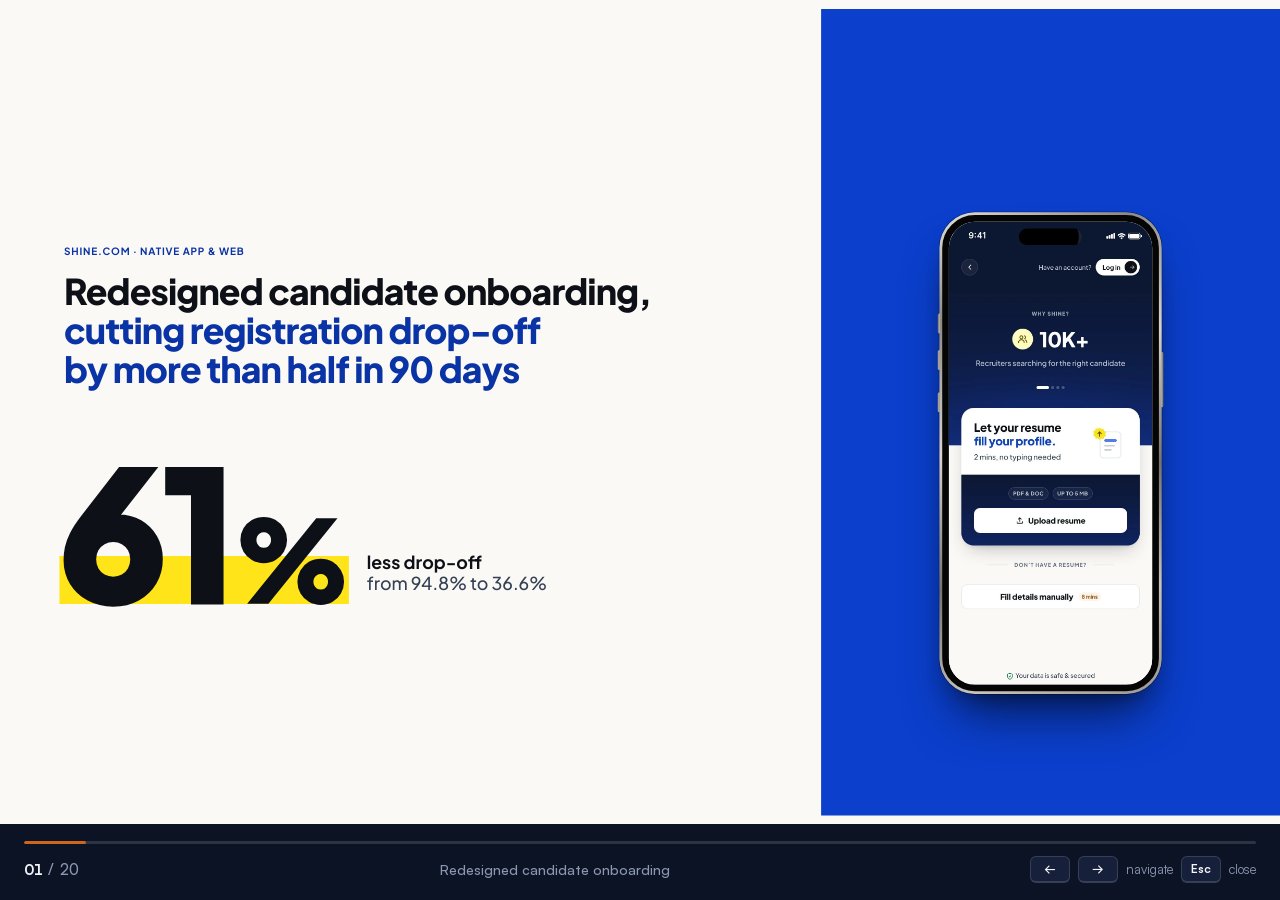
<file: index.html>
<!doctype html>
<html lang="en">
<head>
<meta charset="utf-8">
<meta name="viewport" content="width=device-width, initial-scale=1, viewport-fit=cover">
<title>Shine Onboarding Case Study</title>
<!-- Phones (screens 600px wide or less) get the mobile version of this case study; laptops, desktops and tablets stay here.
     Also switches live when the window is resized past 600px (e.g. browser dev tools). ?view=desktop keeps the slides on a phone. -->
<script>
(function () {
  if (/[?&]view=desktop\b/.test(location.search) || !window.matchMedia) return;
  var mq = matchMedia('(max-width: 600px)'), d = document.documentElement;
  function css(t) { var s = document.createElement('style'); s.textContent = t; (document.head || d).appendChild(s); }
  function target() { try { sessionStorage.setItem('csDeckUrl', location.href.split('#')[0]); } catch (e) {} return 'shine-onboarding-mobile.html'; }
  /* arrived from a live switch: start covered, then fade the cover away once the page is ready */
  var came = false; try { came = sessionStorage.getItem('csSwitch') === '1'; sessionStorage.removeItem('csSwitch'); } catch (e) {}
  if (came && !mq.matches) {
    css('html.cs-in::after{content:"";position:fixed;inset:0;z-index:2147483647;background:#FAF9F6;pointer-events:none;transition:opacity .45s ease}html.cs-in.cs-in-out::after{opacity:0}');
    d.classList.add('cs-in');
    addEventListener('load', function () { setTimeout(function () { d.classList.add('cs-in-out'); setTimeout(function () { d.classList.remove('cs-in', 'cs-in-out'); }, 500); }, 120); });
  }
  function go(live) {
    var url = target();
    if (!live || !document.body) { location.replace(url); return; }
    try { sessionStorage.setItem('csSwitch', '1'); } catch (e) {}
    css('.cs-sw{position:fixed;inset:0;z-index:2147483647;display:flex;flex-direction:column;align-items:center;justify-content:center;gap:16px;background:rgba(250,249,246,.94);-webkit-backdrop-filter:blur(8px);backdrop-filter:blur(8px);opacity:0;transition:opacity .25s ease;font:600 14px/1.4 system-ui,-apple-system,"Segoe UI",sans-serif;color:#344054}.cs-sw.on{opacity:1}.cs-sw i{width:34px;height:34px;border-radius:50%;border:3px solid #EBF0FF;border-top-color:#0B3FCC;animation:cs-sw 0.8s linear infinite}@keyframes cs-sw{to{transform:rotate(360deg)}}@media (prefers-reduced-motion:reduce){.cs-sw i{animation-duration:2.4s}}');
    var o = document.createElement('div'); o.className = 'cs-sw'; o.setAttribute('role', 'status');
    o.innerHTML = '<i aria-hidden="true"></i><span>Switching to mobile view</span>';
    document.body.appendChild(o); requestAnimationFrame(function () { o.classList.add('on'); });
    setTimeout(function () { location.replace(url); }, 450);
  }
  if (mq.matches) { go(false); return; }
  var f = function (e) { if (e.matches) go(true); };
  if (mq.addEventListener) mq.addEventListener('change', f); else mq.addListener(f);
})();
</script>
<meta name="description" content="Case study: redefining candidate onboarding at Shine.com, cutting registration drop-off by 61%.">

<!-- Theme A · Field Report. All fonts are bundled in assets/fonts, no internet needed. -->
<link rel="stylesheet" href="assets/case-study.css">
<link rel="stylesheet" href="assets/themes/field-report.css">
</head>
<body data-return-url="/">

<main class="deck" id="deck" tabindex="-1" aria-roledescription="carousel" aria-label="Shine candidate onboarding case study">
  <div class="stage-wrap">
    <div class="stage" id="stage">

<!-- ====================================================================== 01 · Cover -->
<section class="slide" data-title="Redesigned candidate onboarding">
  <div class="canvas fr">
    <div class="fr-panel bleed tint-brand-intense" style="left: 1232px; top: 0; width: 688px; height: 1080px"></div>
    <div class="fr-abs" data-fit="fixed" style="left: 1376px; top: 160px"><div class="fr-device" style="width: 400px"><div class="fr-slot"><img src="assets/media/signup-landing.webp" alt="New Shine sign-up screen: let your resume fill your profile, with manual entry as the fallback"></div></div></div>

    <div class="fr-abs" data-fit-v="center" style="left: 96px; top: 230px; width: 1110px; display: flex; flex-direction: column; align-items: flex-start">
      <p class="fr-label brand" style="margin: 0 0 26px; font-size: 18px">Shine.com · Native app &amp; web</p>
      <h1 style="margin: 0; font-size: 64px; font-weight: 800; line-height: 1.1; letter-spacing: -0.025em">Redesigned candidate onboarding,<br><span class="fr-c-brand" style="white-space: nowrap">cutting registration drop-off<br>by more than half in 90 days</span></h1>
      <div style="margin-top: 110px; margin-left: -8px; display: flex; align-items: flex-end; gap: 32px">
        <span class="fr-num fr-hl" style="font-size: 320px; font-weight: 800; -webkit-text-stroke: 9px currentColor; paint-order: stroke fill; letter-spacing: -0.02em; background: linear-gradient(transparent 66%, var(--fr-accent) 66%, var(--fr-accent) 96%, transparent 96%)">61<small style="font-size: 0.62em; letter-spacing: -0.02em; -webkit-text-stroke-width: 6px">%</small></span>
        <span style="font-size: 32px; font-weight: 700; line-height: 1.2; padding-bottom: 28px">less drop-off<br><span style="font-weight: 500; color: var(--fr-body)">from 94.8% to 36.6%</span></span>
      </div>
    </div>
  </div>
</section>

<!-- ====================================================================== 02 · Meet the team -->
<section class="slide" data-title="Meet the team">
  <div class="canvas fr" style="--fit-density: 1">
    <div class="fr-panel bleed tint-brand-intense" style="left: 0; top: 0; width: 1920px; height: 1080px"></div>
    <div class="fr-abs" data-fit="none" style="left: 96px; top: 0; height: 1080px; width: 560px; display: flex; flex-direction: column; justify-content: center; gap: 28px">
      <span class="fr-label" style="color: var(--c-ey-400)">The people behind it</span>
      <h2 class="fr-title-xl" style="color: #fff">Meet the<br>Team</h2>
      <span class="fr-label" style="color: rgba(255,255,255,.6); margin-top: 26px">My role</span>
      <p class="fr-p-lg" style="font-size: 24px; color: rgba(255,255,255,.88); margin-top: -14px">I owned the end-to-end experience and was responsible for delivering it. As a product designer, I also helped the product team define the strategy and vision for the feature.</p>
    </div>
    <div class="fr-abs fr-team" data-fit="fixed" data-fit-v="center" style="left: 752px; top: 170px; width: 1080px; height: 740px"><div class="fr-team-s t-violet" style="--o: 0px"><div class="fr-team-t"><em class="fr-team-me">Me</em><b>Rakesh<br>Mallick</b><span>Product Design Lead</span></div><img src="assets/media/team-1.webp" alt="Rakesh Mallick"></div><div class="fr-team-s t-aqua" style="--o: 60px"><div class="fr-team-t"><b>Jeevika<br>Agarwal</b><span>Product Designer</span></div><img src="assets/media/team-2.webp" alt="Jeevika Agarwal"></div><div class="fr-team-s t-pink" style="--o: 20px"><div class="fr-team-t"><b>Ashish<br>Anand Soni</b><span>Product Manager</span></div><img src="assets/media/team-3.webp" alt="Ashish Anand Soni" style="--nx: 26px"></div><div class="fr-team-s t-ey" style="--o: 80px"><div class="fr-team-t"><b>Dikshant<br>Goswami</b><span>Associate Product Manager</span></div><img class="sm" src="assets/media/team-4.webp" alt="Dikshant Goswami"></div></div>
  </div>
</section>

<!-- ====================================================================== 03 · Business problem -->
<section class="slide" data-title="Business problem">
  <div class="canvas fr">
    <h2 class="fr-abs fr-title" style="left: 96px; top: 120px; font-size: 84px">Business Problem</h2>
    <p class="fr-abs fr-sub" style="left: 96px; top: 232px; width: 1400px">Out of every 100 job seekers who start registering, 5 finish.</p>
    <div class="fr-abs fr-tally-top" style="left: 96px; top: 340px; width: 1728px"><span><b>1,15,000</b> start every month</span><span>Visits: <b>92.8%</b> web · <b>7.2%</b> app</span></div>
    <div class="fr-abs fr-tally-ticks" style="left: 96px; top: 400px; width: 1728px; height: 200px"><i class="y"></i><i class="y"></i><i class="y"></i><i class="y"></i><i class="y"></i><i></i><i></i><i></i><i></i><i></i><i></i><i></i><i></i><i></i><i></i><i></i><i></i><i></i><i></i><i></i><i></i><i></i><i></i><i></i><i></i><i></i><i></i><i></i><i></i><i></i><i></i><i></i><i></i><i></i><i></i><i></i><i></i><i></i><i></i><i></i><i></i><i></i><i></i><i></i><i></i><i></i><i></i><i></i><i></i><i></i><i></i><i></i><i></i><i></i><i></i><i></i><i></i><i></i><i></i><i></i><i></i><i></i><i></i><i></i><i></i><i></i><i></i><i></i><i></i><i></i><i></i><i></i><i></i><i></i><i></i><i></i><i></i><i></i><i></i><i></i><i></i><i></i><i></i><i></i><i></i><i></i><i></i><i></i><i></i><i></i><i></i><i></i><i></i><i></i><i></i><i></i><i></i><i></i><i></i><i></i></div>
    <div class="fr-abs fr-tally-key" style="left: 96px; top: 636px; width: 1728px"><span class="y"><b>~6,000</b> finish · 5.2%</span><span class="r"><b>1,09,000</b> abandon · 94.8%</span></div>
    <div class="fr-abs fr-tally-strip" style="left: 96px; top: 760px; width: 1728px">
      <div class="fr-tcard tint-violet"><span class="fr-label fr-c-violet">Too small active DB</span><b>17 lacs</b><p>Few new sign-ups, and churned users never return.</p></div>
      <div class="fr-tcard tint-ey"><span class="fr-label fr-c-amber">Too high CAC</span><b>₹22–24</b><p>High drop-off makes every sign-up expensive.</p></div>
      <div class="fr-tcard tint-negative"><span class="fr-label fr-c-neg">Low recruiter</span><b>Renewals ↓</b><p>Low applies and a thin DB push recruiters away.</p></div>
    </div>
  </div>
</section>

<!-- ====================================================================== 04 · The solution that worked (resume-based onboarding, with its prototype recording) -->
<section class="slide" data-intro="off" data-title="The solution that worked">
  <div class="canvas fr fr-on-brand">
    <div class="fr-abs" style="left: 96px; top: 72px; width: 1728px; display: flex; flex-direction: column; align-items: center; gap: 18px; text-align: center">
      <span class="fr-label brand" style="font-size: 18px">Live in production</span>
      <h2 class="fr-title" style="font-size: 84px">The Solution That Worked</h2>
      <p class="fr-sub" style="margin: 0; color: rgba(255,255,255,.82)">Smart resume-based onboarding</p>
    </div>
    <div class="fr-abs fr-glow" data-fit="fixed" style="left: 535px; top: 300px; width: 850px; height: 850px"></div>
    <div class="fr-abs fr-orbit" data-fit="fixed" data-fit-v="center" style="left: 200px; top: 330px; width: 1520px; column-gap: 170px">
      <div class="fr-stat-col" style="align-items: flex-end; text-align: right">
        <div class="fr-stat fr-stat-hero"><b class="y">63%</b><span>completion rate</span></div>
      <p class="fr-stat-note" style="font-size: 18px; opacity: .55">63 in 100 who start, now finish.</p>
      </div>
      <div class="fr-device" style="width: 380px">
      <!-- a recording of the real prototype; plays from the start each time the slide opens (data-slide-video) -->
      <div class="fr-slot"><video src="assets/media/final-resume.mp4" muted loop playsinline preload="auto" data-slide-video aria-label="Recording: sign-up with a resume, from upload to recommended jobs"></video></div>
      </div>
      <div class="fr-stat-col" style="gap: 152px">
        <div class="fr-stat"><b class="y">94%</b><span>users' preferred path to onboard</span></div>
        <div class="fr-stat"><b>61%</b><span>less drop-off in this flow</span></div>
      </div>
    </div>
  </div>
</section>

<!-- ====================================================================== 05 · Key success metrics (overall outcome) -->
<section class="slide" data-intro="off" data-title="From losing users to winning them back">
  <div class="canvas fr" style="--fit-density: 1">
    <div class="fr-abs fr-bubbles-lead" data-fit="none" style="left: 96px; top: 40%; width: 720px; display: flex; flex-direction: column; gap: 0">
      <span class="fr-label brand" data-in style="--d: 0; font-size: 18px; margin-bottom: 30px">Outcome &amp; impact</span>
      <h2 class="fr-title-xl" data-in style="--d: 1; margin: 0; white-space: nowrap; font-size: 72px; line-height: 1.06">From Losing Users<br>to Winning Them Back</h2>
      <p class="oc-lead" data-in style="--d: 2">In 90 days, the new onboarding brought <b>10× more sign-ups</b> and won back churned users.</p>
      <div class="fr-bubbles-key" data-in style="--d: 3; margin-top: 64px"><i style="background: var(--fr-brand-fill)"></i><i style="background: var(--c-violet-500)"></i><i style="background: var(--c-aqua-500)"></i><i style="background: var(--c-pink-500)"></i><i style="background: var(--c-amber-600)"></i></div>
    </div>
    <div class="fr-abs rb-wrap fr-bubbles" data-fit="none" style="left: auto; right: 0; top: auto; bottom: 0; width: 1080px; height: 1080px; transform: scale(.86); transform-origin: 100% 100%">
      <div class="rb c-blue" style="--d: 0; left: 428px; top: 422px; width: 652px; height: 652px"><div class="rb-in" style="left: 143px; top: 182px; width: 420px">
        <b style="font-size: 128px">64<small>k</small></b><span style="font-size: 34px">Avg. Monthly<br>Registrations, in 90 Days</span><i style="width: 365px"></i><em style="font-size: 18px">UP FROM 6K · <u>10.7×</u></em></div></div>
      <div class="rb c-violet" style="--d: 1; left: 214px; top: -39px; width: 524px; height: 524px"><div class="rb-in vc" style="--dd: 524"><span>Pre-existing &amp; churned users revived monthly</span><b>80<small>k</small></b><em class="pill">↑ up from 0</em></div></div>
      <div class="rb c-aqua" style="--d: 3; left: -23px; top: 620px; width: 454px; height: 454px"><div class="rb-in vc" style="--dd: 454"><span>Monthly active database</span><b>21.3<small>&#160;lacs</small></b><em class="pill">↑ 25.4% from 17 lacs</em></div></div>
      <div class="rb c-amber" style="--d: 4; left: -288px; top: 804px; width: 270px; height: 270px"><div class="rb-in vc" style="--dd: 270"><span style="font-size: 16px">CAC</span><b>₹8</b><em class="pill">↓ down from ₹22–24</em></div></div>
      <div class="rb c-pink" style="--d: 2; left: 744px; top: 107px; width: 334px; height: 334px"><div class="rb-in vc" style="--dd: 334"><span>Overall drop-off rate</span><b>36.6<small>%</small></b><em class="pill">↓ down from 94.8%</em></div></div>
    </div>
  </div>
</section>

<!-- ====================================================================== 06 · Chapter 01 -->
<section class="slide" data-title="Problem identification">
  <div class="canvas fr fr-on-brand">
    <div class="fr-abs fr-square" style="left: 96px; top: 160px"></div>
    <span class="fr-chapter-num">01</span>
    <div class="fr-abs" data-fit-v="top" style="left: 1056px; top: 160px; width: 768px; display: flex; flex-direction: column; gap: 28px">
      <span class="fr-label brand" style="font-size: 18px">Chapter 01</span>
      <h2 class="fr-title-xl">Problem<br>Identification</h2>
      <p class="fr-sub" style="margin-top: 14px">Only <b class="fr-mark">5.2%</b> of users complete registration, showing a major drop-off during onboarding.</p>
      <div class="fr-list roomy" style="margin-top: 26px">
      <div class="fr-row"><span class="fr-idx">07</span><span class="fr-txt">Digging deep into problems</span></div>
      <div class="fr-row"><span class="fr-idx">08</span><span class="fr-txt">Funnel analysis</span></div>
      <div class="fr-row"><span class="fr-idx">09</span><span class="fr-txt">Design critique</span></div>
      <div class="fr-row"><span class="fr-idx">10</span><span class="fr-txt">User conversations</span></div>
      <div class="fr-row"><span class="fr-idx">11</span><span class="fr-txt">Opportunities</span></div>
      </div>
    </div>
  </div>
</section>

<!-- ====================================================================== 07 · Digging deep -->
<section class="slide" data-intro="off" data-title="Digging deep into problems">
  <div class="canvas fr">
    <h2 class="fr-abs fr-title" style="left: 96px; top: 132px" data-in>Digging Deep Into Problems</h2>
    <p class="fr-abs fr-sub" style="left: 96px; top: 232px; width: 1300px; --d: 1" data-in>To make sure no details were missed, we analysed our funnels, critiqued the existing design and talked to job seekers who had recently completed registration on Shine.</p>
    <div class="fr-abs fr-qs" style="left: 96px; top: 430px; width: 1728px">
      <div class="fr-q fr-q--brand" data-in style="--d: 2">
        <span class="fr-q-n">01</span>
        <h3 class="fr-q-h">Where do people <mark>drop off</mark>?</h3>
        <div class="fr-q-m"><span class="fr-q-i"><svg viewBox="0 0 24 24" fill="none" stroke="currentColor" stroke-width="2.2" stroke-linecap="round" stroke-linejoin="round"><path d="M3 4h18l-7 8v6l-4 2v-8z"/></svg></span><div><b>Funnel analysis</b><p>One month of registration data, broken down by the path people choose to sign up.</p></div></div>
      </div>
      <div class="fr-q fr-q--violet" data-in style="--d: 3">
        <span class="fr-q-n">02</span>
        <h3 class="fr-q-h">What in the <mark>design</mark> causes it?</h3>
        <div class="fr-q-m"><span class="fr-q-i"><svg viewBox="0 0 24 24" fill="none" stroke="currentColor" stroke-width="2.2" stroke-linecap="round" stroke-linejoin="round"><circle cx="11" cy="11" r="7"/><path d="m20 20-4-4"/></svg></span><div><b>Design critique</b><p>A screen-by-screen review of the existing flow against usability heuristics.</p></div></div>
      </div>
      <div class="fr-q fr-q--aqua" data-in style="--d: 4">
        <span class="fr-q-n">03</span>
        <h3 class="fr-q-h">How does it <mark>feel</mark> to them?</h3>
        <div class="fr-q-m"><span class="fr-q-i"><svg viewBox="0 0 24 24" fill="none" stroke="currentColor" stroke-width="2.2" stroke-linecap="round" stroke-linejoin="round"><path d="M21 12a8 8 0 0 1-11.6 7.1L4 20l1-4.6A8 8 0 1 1 21 12z"/></svg></span><div><b>Conversations with job seekers</b><p>Candidates who had recently completed registration on Shine walked us through what was hard.</p></div></div>
      </div>
    </div>
  </div>
</section>

<!-- ====================================================================== 08 · Funnel analysis -->
<section class="slide" data-title="Funnel analysis">
  <div class="canvas fr">
    <h2 class="fr-abs fr-title" style="left: 96px; top: 132px">Funnel Analysis</h2>
    <p class="fr-abs fr-sub" style="left: 96px; top: 232px">One month of candidate registration, broken down by the path people choose to sign up.</p>
    <div class="fr-abs fr-flow-flow" style="left: 96px; top: 340px; width: 1728px; height: 380px">
      <div class="fr-flow-col">
        <span class="fr-label">Started</span>
        <div class="fr-flow-block" style="height: 300px; background: var(--fr-brand-fill); color: #fff"><b>1,15,000</b><span>per month</span></div>
      </div>
      <span class="fr-flow-arrow" aria-hidden="true">→</span>
      <div class="fr-flow-col">
        <span class="fr-label">By path</span>
        <div class="fr-flow-stack" style="height: 300px">
          <div style="flex: 62; background: var(--surface-brand-brand-subtle); color: var(--fr-brand)"><b>71,300</b><span>Resume upload · 62%</span></div>
          <div style="flex: 38; background: var(--surface-decorative-violet-subtle); color: var(--content-decorative-violet)"><b>43,700</b><span>Manual · 38%</span></div>
        </div>
      </div>
      <div class="fr-flow-wedge">
        <svg class="fr-flow-ribbon" viewBox="0 0 100 300" preserveAspectRatio="none" aria-hidden="true">
        <path d="M0 0 L100 84 L100 186 L0 185 Z" fill="var(--fr-accent)" opacity=".42"/>
        <path d="M0 193 L100 186 L100 216 L0 300 Z" fill="var(--fr-accent)" opacity=".26"/>
      </svg>
        <svg class="fr-flow-hatch" viewBox="0 0 100 300" preserveAspectRatio="none" aria-hidden="true"><defs><pattern id="fr-hatch" width="14" height="14" patternUnits="userSpaceOnUse" patternTransform="rotate(45)"><rect width="6" height="14" fill="rgba(16,24,40,.08)"/></pattern></defs><path d="M0 0 L100 84 L100 216 L0 300 Z" fill="url(#fr-hatch)"/></svg>
        <span class="fr-flow-blind"><svg viewBox="0 0 24 24" aria-hidden="true"><path d="M2 12s3.5-7 10-7c2.2 0 4 .8 5.5 1.8M22 12s-3.5 7-10 7c-2.2 0-4-.8-5.5-1.8"/><path d="M3 3l18 18"/></svg>No event tracking in place</span>
      </div>
      <div class="fr-flow-col fr-flow-col-done">
        <span class="fr-label">Completed</span>
        <div class="fr-flow-done">
          <div class="fr-flow-end"><b>6,000</b><span>per month</span></div>
          <div class="fr-flow-split"><span><i style="background: var(--fr-brand-fill)"></i>4,635 resume</span><span><i style="background: var(--content-decorative-violet)"></i>1,365 manual</span></div>
        </div>
      </div>
      <span></span>
      <div class="fr-flow-col fr-flow-col-out">
        <span class="fr-label">Outcome</span>
        <div class="fr-flow-out">
          <b>5.2%</b>
          <span>completion rate</span>
          <em>94.8% drop off</em>
        </div>
      </div>
    </div>
    <div class="fr-abs fr-cols fr-cols-3" style="left: 96px; top: 790px; width: 1728px; gap: 56px">
      <div class="fr-cell" style="gap: 10px"><span class="fr-num" style="font-size: 56px">5 in 100</span><h3 class="fr-h3">Only 5 in 100 finish</h3><p class="fr-p">Getting people to Shine isn't the problem. Signing them up is.</p></div>
      <div class="fr-cell" style="gap: 10px"><span class="fr-num" style="font-size: 56px">2×</span><h3 class="fr-h3">The popular path fails too</h3><p class="fr-p">Resume upload converts 2× better than manual entry (6.5% vs 3.1%). 93 in 100 still walk away.</p></div>
      <div class="fr-cell" style="gap: 10px"><span class="fr-num" style="font-size: 56px">~1,475</span><h3 class="fr-h3">Fixing the weaker path isn't enough</h3><p class="fr-p">Extra profiles a month from fixing manual entry. <b>Do candidates need to fill a form at all?</b></p></div>
    </div>
  </div>
</section>

<!-- ====================================================================== 09 · Design critique (7 build steps, one issue at a time) -->
<section class="slide" data-title="Design critique" data-steps="7" data-step-titles="Design critique · Preferred path buried|Design critique · Resume parsing fails|Design critique · Too many actions|Design critique · No steps in manual flow|Design critique · Off-brand visuals|Design critique · Dead ends|Design critique · Fields don't fit">
  <div class="canvas fr">
    <div class="fr-panel fr-panel-hold tint-none" style="left: 640px; top: 127px; width: 640px; height: 953px">
      <div class="fr-hold-img fr-hand" style="width: 640px">
        <!-- screen: drop a muted, looping <video> (or an <img>) inside this slot; it sits behind the hand -->
        <div class="fr-slot fr-hand-screen" data-label="Screen recording goes here"></div>
        <img src="assets/media/critique-hand-empty.webp" alt="A phone held in a hand">
        <span class="fr-hand-island" aria-hidden="true"></span>
      </div>
    </div>
    <h2 class="fr-abs fr-title" style="left: 96px; top: 132px">Design Critique</h2>
    <p class="fr-abs fr-sub" style="left: 96px; top: 232px; width: 540px">Key usability and flow issues observed in the existing experience.</p>
    <div class="fr-abs" style="left: 96px; top: 400px; width: 420px; display: flex; flex-direction: column; gap: 24px"><span class="fr-label">Press → for the next issue</span><ol class="fr-focus-list"><li data-i="0"><b>01</b>Preferred path buried</li><li data-i="1"><b>02</b>Resume parsing fails</li><li data-i="2"><b>03</b>Too many actions</li><li data-i="3"><b>04</b>No steps in manual flow</li><li data-i="4"><b>05</b>Off-brand visuals</li><li data-i="5"><b>06</b>Dead ends</li><li data-i="6"><b>07</b>Fields don't fit</li></ol></div>
    <div class="fr-abs cs-swap" style="left: 1324px; top: 440px; width: 500px"><div data-from="0" data-until="0" class="fr-focus"><span class="fr-focus-count"><b>01</b> / 07</span><p>Resume upload, the faster path, gets no visual priority over the manual form</p></div><div data-from="1" data-until="1" class="fr-focus"><span class="fr-focus-count"><b>02</b> / 07</span><p>8 in 10 uploaded resumes fail to parse, leaving most fields empty</p></div><div data-from="2" data-until="2" class="fr-focus"><span class="fr-focus-count"><b>03</b> / 07</span><p>Too many actions on one screen, slowing every decision</p></div><div data-from="3" data-until="3" class="fr-focus"><span class="fr-focus-count"><b>04</b> / 07</span><p>Manual registration is one long form, not divided into clear, sequential steps</p></div><div data-from="4" data-until="4" class="fr-focus"><span class="fr-focus-count"><b>05</b> / 07</span><p>Dated visuals that don't follow Shine's brand language</p></div><div data-from="5" data-until="5" class="fr-focus"><span class="fr-focus-count"><b>06</b> / 07</span><p>Unhandled edge cases leave users stuck with no way forward</p></div><div data-from="6" data-until="6" class="fr-focus"><span class="fr-focus-count"><b>07</b> / 07</span><p>No internships, no work mode, salary asked of freshers</p><span class="fr-focus-more">…and many more gaps that push users to quit.</span></div></div>
  </div>
</section>

<!-- ====================================================================== 10 · User conversations (7 of 15 recent completers) -->
<section class="slide" data-title="User conversations">
  <div class="canvas fr">
    <h2 class="fr-abs fr-title" style="left: 96px; top: 132px">Talking to Job Seekers</h2>
    <p class="fr-abs fr-sub" style="left: 96px; top: 232px">We spoke with job seekers who had just completed onboarding on the old flow.</p>
    <div class="fr-abs" style="left: 96px; top: 340px; width: 1728px"><div class="fr-fg-ts auto"><div class="fr-fg-t"><b>15</b><span>recently completed onboarding</span></div><div class="fr-fg-t hi"><b>7</b><span>agreed to talk with us</span></div><div class="fr-fg-t"><b>1</b><span>of them was a fresher</span></div></div>
    <div class="fr-fg-rs" style="margin-top: 80px"><div class="fr-fg-r"><i>01</i><div><b>Resume parsing kept failing</b><p>Most tried resume upload first and had to finish on the manual form.</p></div><span class="fr-fg-o">→ Opportunity 03</span></div><div class="fr-fg-r"><i>02</i><div><b>No place for internships</b><p>The form had no field to add an internship.</p></div><span class="fr-fg-o">→ Opportunity 06</span></div><div class="fr-fg-r"><i>03</i><div><b>Salary asked of a fresher</b><p>Our fresher, an unpaid intern, still had to enter salary and notice period.</p></div><span class="fr-fg-o">→ Opportunity 06</span></div><div class="fr-fg-r"><i>04</i><div><b>Drained by the form</b><p>All 7 finished, but said the long form wore them out.</p></div><span class="fr-fg-o">→ Opportunity 01</span></div></div></div>
  </div>
</section>

<!-- ====================================================================== 11 · Opportunities (fan: one goal → six opportunities, animated) -->
<section class="slide" data-intro="off" data-title="Opportunities">
  <div class="canvas fr">
    <h2 class="fr-abs fr-title" style="left: 96px; top: 132px">Opportunities</h2>
    <p class="fr-abs fr-sub" style="left: 96px; top: 232px; width: 600px">Six opportunities from the problems we found, all serving one goal.</p>
    <div class="fr-abs fr-fan" data-fit="fixed" data-fit-v="top" style="left: 0; top: 320px; width: 1920px; height: 720px"><div style="position: absolute; left: 0; top: -280px; width: 1920px; height: 1080px">
      <div class="fr-fan-halo" style="left: 100px; top: 410px; width: 460px; height: 460px"></div>
      <svg class="fr-fan-svg" viewBox="0 0 1920 1080" aria-hidden="true"><path class="fr-fan-line" style="--i: 0" d="M 494 640 C 640 640, 640 290, 790 290" stroke="#082A85"/><path class="fr-fan-line" style="--i: 1" d="M 494 640 C 640 640, 640 430, 790 430" stroke="#0B3FCC"/><path class="fr-fan-line" style="--i: 2" d="M 494 640 C 640 640, 640 570, 790 570" stroke="#1F52DD"/><path class="fr-fan-line" style="--i: 3" d="M 494 640 C 640 640, 640 710, 790 710" stroke="#3563E8"/><path class="fr-fan-line" style="--i: 4" d="M 494 640 C 640 640, 640 850, 790 850" stroke="#4A74EE"/><path class="fr-fan-line" style="--i: 5" d="M 494 640 C 640 640, 640 990, 790 990" stroke="#5F84F2"/></svg>
      <div class="fr-fan-hub" style="left: 160px; top: 470px; width: 340px; height: 340px"><span>One goal</span><b>Finish registration</b></div>
      <div class="fr-fan-row" style="--i: 0; top: 238px; --f: #082A85; --t: #EEF2FF; --d: #0B3FCC"><span class="fr-fan-n">01</span><div><b>Simplify step completion</b><p>How might we break registration into short, logical steps?</p></div></div><div class="fr-fan-row" style="--i: 1; top: 378px; --f: #0B3FCC; --t: #EEF2FF; --d: #0B3FCC"><span class="fr-fan-n">02</span><div><b>Make resume upload the hero path</b><p>How might we make the faster resume route the obvious first choice?</p></div></div><div class="fr-fan-row" style="--i: 2; top: 518px; --f: #1F52DD; --t: #EEF2FF; --d: #0B3FCC"><span class="fr-fan-n">03</span><div><b>Make resume parsing reliable</b><p>How might we turn an uploaded resume into correctly filled fields?</p></div></div><div class="fr-fan-row" style="--i: 3; top: 658px; --f: #3563E8; --t: #EEF2FF; --d: #0B3FCC"><span class="fr-fan-n">04</span><div><b>Reduce friction with real-time validation</b><p>How might we catch errors as people type, not at the end?</p></div></div><div class="fr-fan-row" style="--i: 4; top: 798px; --f: #4A74EE; --t: #EEF2FF; --d: #0B3FCC"><span class="fr-fan-n">05</span><div><b>Remove dead ends</b><p>How might we give every user a way forward, whatever their situation?</p></div></div><div class="fr-fan-row" style="--i: 5; top: 938px; --f: #5F84F2; --t: #EEF2FF; --d: #0B3FCC"><span class="fr-fan-n">06</span><div><b>Fit every career stage</b><p>How might we let freshers, interns and experienced users describe themselves accurately?</p></div></div>
    </div></div>
  </div>
</section>

<!-- ====================================================================== 12 · Chapter 02 -->
<section class="slide" data-title="Possible solution">
  <div class="canvas fr fr-on-brand">
    <div class="fr-abs fr-square" style="left: 96px; top: 160px"></div>
    <span class="fr-chapter-num">02</span>
    <div class="fr-abs" data-fit-v="top" style="left: 1056px; top: 160px; width: 768px; display: flex; flex-direction: column; gap: 28px">
      <span class="fr-label brand" style="font-size: 18px">Chapter 02</span>
      <h2 class="fr-title-xl">Possible<br>Solution</h2>
      <p class="fr-sub" style="margin-top: 14px">Based on the evaluation, we finalised two solutions to address key onboarding and registration challenges.</p>
      <div class="fr-list roomy" style="margin-top: 26px">
      <div class="fr-row"><span class="fr-idx">13</span><span class="fr-txt">Solutions explored and chosen</span></div>
      <div class="fr-row"><span class="fr-idx">14</span><span class="fr-txt">Proposed solution 1</span></div>
      <div class="fr-row"><span class="fr-idx">15</span><span class="fr-txt">Proposed solution 2</span></div>
      <div class="fr-row"><span class="fr-idx">16</span><span class="fr-txt">Usability test (round 1)</span></div>
      <div class="fr-row"><span class="fr-idx">17</span><span class="fr-txt">Key takeaways</span></div>
      </div>
    </div>
  </div>
</section>

<!-- ====================================================================== 13 · Solutions explored → chosen (counter, 2-step build) -->
<!-- Step 0 shows the four options and "4 directions explored". → flips to "2 taken forward" and marks the chosen two. -->
<section class="slide" data-title="Solutions explored" data-steps="2" data-step-titles="Solutions explored|Solutions chosen">
  <div class="canvas fr">
    <div class="fr-panel bleed tint-brand-intense" style="left: 0; top: 0; width: 640px; height: 1080px"></div>
    <div class="fr-abs fr-count-head" style="left: 96px; top: 132px; width: 470px">
      <div class="cs-swap"><h2 class="fr-title" data-until="0">Possible Solutions</h2><h2 class="fr-title" data-from="1" style="--sd: 120ms">Solutions Chosen</h2></div>
      <div class="cs-swap"><p class="fr-sub" data-until="0">Four directions we evaluated for the new onboarding.</p><p class="fr-sub" data-from="1" style="--sd: 220ms">Based on the evaluation, we finalised two solutions.</p></div>
    </div>
    <div class="fr-abs cs-swap fr-count-num" style="left: 84px; top: 540px"><span data-until="0">4</span><span data-from="1" class="y" style="--sd: 300ms">2</span></div>
    <span class="fr-abs fr-label fr-count-cap" style="left: 102px; top: 912px"><span class="cs-swap"><span data-until="0">directions explored</span><span data-from="1" class="y" style="--sd: 300ms">taken forward</span></span></span>
    <div class="fr-abs fr-count-list" style="left: 736px; top: 132px; width: 1088px"><div class="fr-count-row chosen"><b>01</b><div><h3>Structured and progressive registration flow</h3><p>Onboarding is redesigned into clear, sequential steps with logical grouping, visual progress indicators, and real-time validation for better completion rates.</p></div><span class="cs-swap fr-count-tag"><span class="fr-label" data-until="0">Option 1</span><span class="fr-stag on" data-from="1" style="--sd: 900ms">Solution 2</span></span></div><div class="fr-count-row dropped"><b>02</b><div><h3>Quick start registration</h3><p>Users create an account with minimal mandatory details and complete the remaining profile after onboarding.</p></div><span class="cs-swap fr-count-tag"><span class="fr-label" data-until="0">Option 2</span><span class="fr-stag off" data-from="1" style="--sd: 150ms">Not pursued</span></span></div><div class="fr-count-row dropped"><b>03</b><div><h3>Assisted onboarding support (chat bot)</h3><p>A support executive or virtual assistant guides job seekers step by step through registration when they face difficulties.</p></div><span class="cs-swap fr-count-tag"><span class="fr-label" data-until="0">Option 3</span><span class="fr-stag off" data-from="1" style="--sd: 150ms">Not pursued</span></span></div><div class="fr-count-row chosen"><b>04</b><div><h3>Smart resume-based onboarding</h3><p>Users upload a resume once, and the system auto-extracts details to prefill forms for quick review and edits.</p></div><span class="cs-swap fr-count-tag"><span class="fr-label" data-until="0">Option 4</span><span class="fr-stag on" data-from="1" style="--sd: 750ms">Solution 1</span></span></div></div>
  </div>
</section>

<!-- ====================================================================== 14 · Proposed solution 1 · Smart resume-based onboarding (auto-plays 5 screens) -->
<section class="slide" data-intro="off" data-title="Proposed solution 1 · Smart resume-based onboarding">
  <div class="canvas fr fr-on-brand" style="--n: 5; --loop: 12.5s">
    <div class="fr-abs" style="left: 96px; top: 72px; width: 1728px; display: flex; flex-direction: column; align-items: center; gap: 18px; text-align: center">
      <span class="fr-label brand" style="font-size: 18px">Proposed solution 1</span>
      <h2 class="fr-title" style="font-size: 72px">Smart Resume-Based Onboarding</h2>
    </div>
    <div class="fr-abs fr-glow" data-fit="fixed" style="left: 535px; top: 300px; width: 850px; height: 850px"></div>
    <div class="fr-abs fr-orbit" data-fit="fixed" data-fit-v="center" style="left: 200px; top: 330px; width: 1520px">
      <div class="cs-swap fr-cyc-left"><div class="fr-cyc-step" data-cycle style="--k: 0; --sd: 120ms"><span>Start</span><b>Method</b></div><div class="fr-cyc-step" data-cycle style="--k: 1; --sd: 120ms"><span>Step 1</span><b>Resume parsing</b></div><div class="fr-cyc-step" data-cycle style="--k: 2; --sd: 120ms"><span>Step 2</span><b>Verify details</b></div><div class="fr-cyc-step" data-cycle style="--k: 3; --sd: 120ms"><span>Step 3</span><b>Verify contact</b></div><div class="fr-cyc-step" data-cycle style="--k: 4; --sd: 120ms"><span>Step 4</span><b>Job preferences</b></div></div>
      <div class="fr-device" style="width: 380px"><div class="fr-slot-stack"><div class="fr-slot" data-cycle style="--k: 0"><img src="assets/media/iter1-method.webp" alt="Sign-up screen: upload resume or fill details manually"></div><div class="fr-slot" data-cycle style="--k: 1"><img src="assets/media/iter1-r-parse.webp" alt="Reading your resume: scanning, basic details and education done, experience reading"></div><div class="fr-slot" data-cycle style="--k: 2"><img src="assets/media/iter1-r-verify.webp" alt="Verify details: 98% match, basic details and employment pulled from the resume"></div><div class="fr-slot" data-cycle style="--k: 3"><img src="assets/media/iter1-r-otp.webp" alt="Enter OTP to verify mobile number"></div><div class="fr-slot" data-cycle style="--k: 4"><img src="assets/media/iter1-r-prefs.webp" alt="Job preferences: roles, cities and expected salary"></div></div></div>
      <div class="cs-swap fr-cyc-right"><p class="fr-cyc-cap" data-cycle style="--k: 0; --sd: 220ms">Flexible entry points with a choice of onboarding method</p><p class="fr-cyc-cap" data-cycle style="--k: 1; --sd: 220ms">Upload a resume once and the system extracts the details</p><p class="fr-cyc-cap" data-cycle style="--k: 2; --sd: 220ms">Pre-filled fields are reviewed and edited, not typed from scratch</p><p class="fr-cyc-cap" data-cycle style="--k: 3; --sd: 220ms">Verify the mobile number to finish registration</p><p class="fr-cyc-cap" data-cycle style="--k: 4; --sd: 220ms">Preferences help the system deliver more personalised job matches</p></div>
    </div>
  </div>
</section>

<!-- ====================================================================== 15 · Proposed solution 2 · Structured &amp; progressive registration flow (auto-plays 9 screens) -->
<section class="slide" data-intro="off" data-title="Proposed solution 2 · Structured &amp; progressive registration flow">
  <div class="canvas fr fr-on-brand" style="--n: 9; --loop: 22.5s">
    <div class="fr-abs" style="left: 96px; top: 72px; width: 1728px; display: flex; flex-direction: column; align-items: center; gap: 18px; text-align: center">
      <span class="fr-label brand" style="font-size: 18px">Proposed solution 2</span>
      <h2 class="fr-title" style="font-size: 72px">Structured &amp; Progressive Registration Flow</h2>
    </div>
    <div class="fr-abs fr-glow" data-fit="fixed" style="left: 535px; top: 300px; width: 850px; height: 850px"></div>
    <div class="fr-abs fr-orbit" data-fit="fixed" data-fit-v="center" style="left: 200px; top: 330px; width: 1520px">
      <div class="cs-swap fr-cyc-left"><div class="fr-cyc-step" data-cycle style="--k: 0; --sd: 120ms"><span>Start</span><b>Method</b></div><div class="fr-cyc-step" data-cycle style="--k: 1; --sd: 120ms"><span>Step 1</span><b>Personal</b></div><div class="fr-cyc-step" data-cycle style="--k: 2; --sd: 120ms"><span>Step 2</span><b>Education</b></div><div class="fr-cyc-step" data-cycle style="--k: 3; --sd: 120ms"><span>Branch</span><b>Status</b></div><div class="fr-cyc-step" data-cycle style="--k: 4; --sd: 120ms"><span>Step 3</span><b>Employment</b></div><div class="fr-cyc-step" data-cycle style="--k: 5; --sd: 120ms"><span>Step 4</span><b>Skills</b></div><div class="fr-cyc-step" data-cycle style="--k: 6; --sd: 120ms"><span>Step 5</span><b>Preferences</b></div><div class="fr-cyc-step" data-cycle style="--k: 7; --sd: 120ms"><span>Step 6</span><b>Verify contact</b></div><div class="fr-cyc-step" data-cycle style="--k: 8; --sd: 120ms"><span>Step 7</span><b>Upload resume</b></div></div>
      <div class="fr-device" style="width: 380px"><div class="fr-slot-stack"><div class="fr-slot" data-cycle style="--k: 0"><img src="assets/media/iter1-method.webp" alt="Sign-up screen: upload resume or fill details manually"></div><div class="fr-slot" data-cycle style="--k: 1"><img src="assets/media/iter1-m-basic.webp" alt="Basic details: name, email, mobile, gender, date of birth, salary"></div><div class="fr-slot" data-cycle style="--k: 2"><img src="assets/media/iter1-m-edu.webp" alt="Education: B.E./B.Tech. Computer Science, IIT Delhi"></div><div class="fr-slot" data-cycle style="--k: 3"><img src="assets/media/iter1-m-status.webp" alt="Have you worked before? Fresher or experienced"></div><div class="fr-slot" data-cycle style="--k: 4"><img src="assets/media/iter1-m-emp.webp" alt="Employment: job title, company and employment type (Full Time) chosen from a dropdown"></div><div class="fr-slot" data-cycle style="--k: 5"><img src="assets/media/iter1-m-skills.webp" alt="Key skills: four skills added with suggestions"></div><div class="fr-slot" data-cycle style="--k: 6"><img src="assets/media/iter1-m-prefs.webp" alt="Preferences: roles and cities picked"></div><div class="fr-slot" data-cycle style="--k: 7"><img src="assets/media/iter1-m-otp.webp" alt="Enter OTP to verify mobile number"></div><div class="fr-slot" data-cycle style="--k: 8"><img src="assets/media/iter1-m-resume.webp" alt="Add your resume: Resume = Visibility, upload or skip for now"></div></div></div>
      <div class="cs-swap fr-cyc-right"><p class="fr-cyc-cap" data-cycle style="--k: 0; --sd: 220ms">Flexible entry points with a choice of onboarding method</p><p class="fr-cyc-cap" data-cycle style="--k: 1; --sd: 220ms">Required details are segmented into logical steps for faster, error-free completion</p><p class="fr-cyc-cap" data-cycle style="--k: 2; --sd: 220ms">Education details help recruiters understand a candidate's background</p><p class="fr-cyc-cap" data-cycle style="--k: 3; --sd: 220ms">Adaptive flow tailors steps to the user's experience level</p><p class="fr-cyc-cap" data-cycle style="--k: 4; --sd: 220ms">Past roles and organisations help recruiters understand a candidate's expertise</p><p class="fr-cyc-cap" data-cycle style="--k: 5; --sd: 220ms">Capturing skills with experience improves search relevance and match quality</p><p class="fr-cyc-cap" data-cycle style="--k: 6; --sd: 220ms">Preferences help the system deliver more personalised job matches</p><p class="fr-cyc-cap" data-cycle style="--k: 7; --sd: 220ms">Verify the mobile number to finish registration</p><p class="fr-cyc-cap" data-cycle style="--k: 8; --sd: 220ms">A resume can still be added at the end to complete the profile</p></div>
    </div>
  </div>
</section>

<!-- ====================================================================== 16 · Usability test (round 1) -->
<section class="slide" data-title="Usability test (round 1)">
  <div class="canvas fr">
    <h2 class="fr-abs fr-title" style="left: 96px; top: 132px">Usability Test (Round 1)</h2>
    <div class="fr-abs" style="left: 96px; top: 232px; width: 740px; display: flex; flex-direction: column; gap: 40px">
      <p class="fr-sub" style="margin: 0">20 real users, freshers and experienced, tried the redesigned step-by-step flow.</p>
      <div class="fr-cell brand" id="ut1-goal" style="gap: 12px; padding-top: 34px"><span class="fr-label brand">Goal</span><p class="fr-p-lg">Check whether the new flow was clear, understood and easy to move through.</p></div>
    </div>
    <div class="fr-abs fr-cols fr-cols-2" style="left: 96px; top: 660px; width: 740px; gap: 24px">
      <div class="fr-photo" style="height: 300px; align-items: center"><img src="assets/media/test-photo-1.webp" alt="A participant testing the new flow on a laptop" style="width: 100%"></div>
      <div class="fr-photo" style="height: 300px; align-items: center"><img src="assets/media/test-photo-2.webp" alt="A participant testing the new flow on a laptop" style="width: 100%"></div>
    </div>
    <div class="fr-abs fr-ut" data-fit-v="top" data-align-top="#ut1-goal" style="left: 1000px; top: 351px; width: 824px">
      <div class="fr-ut-r warn"><div class="fr-ut-k"><span class="fr-ut-num">13<small>/20</small></span><b>Chose resume upload</b></div><div class="fr-ut-v"><div class="fr-ut-dots" role="img" aria-label="13 of 20 participants"><i class=on></i><i class=on></i><i class=on></i><i class=on></i><i class=on></i><i class=on></i><i class=on></i><i class=on></i><i class=on></i><i class=on></i><i class=on></i><i class=on></i><i class=on></i><i></i><i></i><i></i><i></i><i></i><i></i><i></i></div><p>Yet the number of steps and wrongly parsed details frustrated them.</p></div></div>
      <div class="fr-ut-r warn"><div class="fr-ut-k"><span class="fr-ut-num">40<sup>%</sup></span><b>Still wanted to drop off</b></div><div class="fr-ut-v"><div class="fr-ut-dots" role="img" aria-label="8 of 20 participants"><i class=on></i><i class=on></i><i class=on></i><i class=on></i><i class=on></i><i class=on></i><i class=on></i><i class=on></i><i></i><i></i><i></i><i></i><i></i><i></i><i></i><i></i><i></i><i></i><i></i><i></i></div><p>Too many steps. Competitors ask just as many, so the real gap is trust.</p></div></div>
      <div class="fr-ut-r good"><div class="fr-ut-k"><span class="fr-ut-num">20<small>/20</small></span><b>Found instructions clear</b></div><div class="fr-ut-v"><div class="fr-ut-dots" role="img" aria-label="20 of 20 participants"><i class=on></i><i class=on></i><i class=on></i><i class=on></i><i class=on></i><i class=on></i><i class=on></i><i class=on></i><i class=on></i><i class=on></i><i class=on></i><i class=on></i><i class=on></i><i class=on></i><i class=on></i><i class=on></i><i class=on></i><i class=on></i><i class=on></i><i class=on></i></div><p>Every user understood the labels and instructions.</p></div></div>
      <div class="fr-ut-r good"><div class="fr-ut-k"><span class="fr-ut-num">16<small>/20</small></span><b>Finished on their own</b></div><div class="fr-ut-v"><div class="fr-ut-dots" role="img" aria-label="16 of 20 participants"><i class=on></i><i class=on></i><i class=on></i><i class=on></i><i class=on></i><i class=on></i><i class=on></i><i class=on></i><i class=on></i><i class=on></i><i class=on></i><i class=on></i><i class=on></i><i class=on></i><i class=on></i><i class=on></i><i></i><i></i><i></i><i></i></div><p>Only 4 of 20 needed help to complete onboarding.</p></div></div>
    </div>
  </div>
</section>

<!-- ====================================================================== 17 · Key takeaways -->
<section class="slide" data-title="Key takeaways">
  <div class="canvas fr" style="--fit-density: 1">
    <div class="fr-panel fr-panel-hold tint-none" style="left: 1265px; top: 210px; width: 580px; height: 870px">
      <div class="fr-hold-img fr-hand" style="width: 580px">
        <!-- screen: drop the muted, looping resume-onboarding <video> (or an <img>) inside this slot; it sits behind the hand -->
        <div class="fr-slot fr-hand-screen" data-label="Screen recording goes here"></div>
        <img src="assets/media/critique-hand-empty.webp" alt="A phone held in a hand">
        <span class="fr-hand-island" aria-hidden="true"></span>
      </div>
    </div>
    <h2 class="fr-abs fr-title" style="left: 96px; top: 132px">Key Takeaways</h2>
    <p class="fr-abs fr-sub" style="left: 96px; top: 232px; width: 1040px">What round 1 told us, and what we changed.</p>
    <div class="fr-abs fr-kt" style="left: 96px; top: 360px; width: 1040px">
      <span class="fr-label">What we heard</span><span class="fr-label pos">What we changed</span>
        <div class="fr-kt-r"><p>Resume onboarding still felt long at 5 steps</p><i><svg viewBox="0 0 24 24" width="1em" height="1em" fill="none" stroke="currentColor" stroke-width="2.4" stroke-linecap="round" stroke-linejoin="round" aria-hidden="true"><path d="M5 12h14M13 6l6 6-6 6"/></svg></i><b>Trimmed to 3 steps, focused on required details only</b></div>
        <div class="fr-kt-r"><p>Manual users wanted to switch to a resume midway</p><i><svg viewBox="0 0 24 24" width="1em" height="1em" fill="none" stroke="currentColor" stroke-width="2.4" stroke-linecap="round" stroke-linejoin="round" aria-hidden="true"><path d="M5 12h14M13 6l6 6-6 6"/></svg></i><b>Resume upload offered at multiple stages of the manual flow</b></div>
        <div class="fr-kt-r"><p>Numbered steps made the manual flow feel endless</p><i><svg viewBox="0 0 24 24" width="1em" height="1em" fill="none" stroke="currentColor" stroke-width="2.4" stroke-linecap="round" stroke-linejoin="round" aria-hidden="true"><path d="M5 12h14M13 6l6 6-6 6"/></svg></i><b>A progress bar replaced the step counter to ease fatigue</b></div>
        <div class="fr-kt-r"><p>Mistakes only showed after submitting</p><i><svg viewBox="0 0 24 24" width="1em" height="1em" fill="none" stroke="currentColor" stroke-width="2.4" stroke-linecap="round" stroke-linejoin="round" aria-hidden="true"><path d="M5 12h14M13 6l6 6-6 6"/></svg></i><b>Fields now check input as users type</b></div>
    </div>
  </div>
</section>

<!-- ====================================================================== 18 · Chapter 03 · final design (resume and manual prototypes side by side, with a switch) -->
<!-- Final design: one slide. Clicking the segment control switches the phone between the two onboarding types;
     → and ← go to the next / previous slide (data-step-nav="click").
     Fill each .fr-slot with the final screens, a recording or a prototype, e.g.
     <div class="fr-slot" data-until="0"><img src="your-image.webp" alt="…"></div> -->
<section class="slide" data-intro="off" data-title="The happy path" data-steps="2" data-step-nav="click" data-step-titles="The happy path · Resume-based onboarding|The happy path · Manual onboarding">
  <div class="canvas fr fr-on-brand">
    <div class="fr-abs" style="left: 96px; top: 72px; width: 1728px; display: flex; flex-direction: column; align-items: center; gap: 16px; text-align: center">
      <span class="fr-label brand" style="font-size: 18px">The happy flow</span>
      <h2 class="fr-title" style="font-size: 76px">Final Iteration Before Development</h2>
    </div>
    <!-- the switch flips the slide between state 0 (resume plays, manual paused) and state 1 (manual plays, resume paused) -->
    <div class="fr-abs fr-tg" data-fit="fixed" data-fit-v="center" style="left: 96px; top: 250px; width: 1728px; display: grid; grid-template-columns: 1fr auto 1fr; align-items: center; column-gap: 110px">
      <div class="fr-tg-side l" style="display: flex; flex-direction: column; align-items: center; gap: 24px">
        <div class="fr-tg-top"><span class="fr-tg-h">Resume-based onboarding</span><i class="fr-tg-arr" aria-hidden="true"><svg viewBox="0 0 16 28" fill="none" stroke="currentColor" stroke-width="2" stroke-linecap="round" stroke-linejoin="round"><path d="M8 2v22M3 19l5 5 5-5"/></svg></i></div>
        <div class="fr-device" style="width: 360px"><div class="fr-slot"><video src="assets/media/iter2-resume.mp4" muted loop playsinline preload="auto" data-step-video="0" aria-label="Recording: resume-based sign-up, from upload to the welcome screen"></video></div></div>
      </div>
      <div class="fr-tg-mid" style="display: flex; flex-direction: column; align-items: center; gap: 14px">
<span class="fr-tg-lab">Resume</span>
        <button type="button" class="fr-tg-sw" data-step-toggle role="switch" aria-checked="false" aria-label="Switch between resume-based and manual onboarding"><i></i><span class="a"><svg viewBox="0 0 24 24" fill="none" stroke="currentColor" stroke-width="2" stroke-linecap="round" stroke-linejoin="round" aria-hidden="true"><path d="M14 3H7a2 2 0 0 0-2 2v14a2 2 0 0 0 2 2h10a2 2 0 0 0 2-2V8z"/><path d="M14 3v5h5M12 18v-6M9 15l3-3 3 3"/></svg></span><span class="b"><svg viewBox="0 0 24 24" fill="none" stroke="currentColor" stroke-width="2" stroke-linecap="round" stroke-linejoin="round" aria-hidden="true"><path d="M4 7h16M4 12h10M4 17h7"/></svg></span></button>
        <span class="fr-tg-lab">Manual</span>
        <div class="fr-tg-cur" aria-hidden="true"><i></i><svg viewBox="0 0 24 24" aria-hidden="true"><path d="M5 3l14 7-6 2-2 6z" fill="#fff" stroke="#0D1117" stroke-width="1.6" stroke-linejoin="round"/></svg></div><div class="fr-tg-tip" role="status"><b>Click</b>to switch flows</div>
      </div>
      <div class="fr-tg-side r" style="display: flex; flex-direction: column; align-items: center; gap: 24px">
        <div class="fr-tg-top"><span class="fr-tg-h">Manual onboarding</span><i class="fr-tg-arr" aria-hidden="true"><svg viewBox="0 0 16 28" fill="none" stroke="currentColor" stroke-width="2" stroke-linecap="round" stroke-linejoin="round"><path d="M8 2v22M3 19l5 5 5-5"/></svg></i></div>
        <div class="fr-device" style="width: 360px"><div class="fr-slot"><video src="assets/media/iter2-manual.mp4" muted loop playsinline preload="auto" data-step-video="1" aria-label="Recording: manual sign-up, step by step, to the welcome screen"></video></div></div>
      </div>
    </div>
  </div>
</section>

<!-- ====================================================================== 20 · What we learnt after release -->
<section class="slide" data-title="What we learnt">
  <div class="canvas fr" style="--fit-density: 1">
    <div class="fr-panel bleed tint-brand-intense" style="left: 0; top: 0; width: 600px; height: 1080px"></div>
    <div class="fr-abs fr-lw-side" style="left: 96px; top: 132px; width: 420px">
      <span class="fr-label">After launch</span>
      <p class="fr-lw-lead">The numbers fell short of our goals.</p>
      <div class="fr-lw-num"><em>Resume-based · drop-off cut</em><b>27%</b><span>vs 45–50% expected</span></div>
      <div class="fr-lw-num"><em>Manual · improvement</em><b>7%</b><span>vs 20–25% expected</span></div>
    </div>
    <h2 class="fr-abs fr-title" style="left: 700px; top: 132px">Learn, Refine, Rethink</h2>
    <div class="fr-abs fr-lw-main" style="left: 700px; top: 296px; width: 1124px">
      <table class="fr-lw-m"><thead><tr><th>What we refined</th><th>Resume-based</th><th>Manual</th></tr></thead><tbody><tr><td>User ID creation</td><td><s>Step 3</s><i><svg viewBox="0 0 24 24" width="18" height="18" fill="none" stroke="currentColor" stroke-width="2.4" stroke-linecap="round" stroke-linejoin="round" aria-hidden="true"><path d="M5 12h14M13 6l6 6-6 6"/></svg></i><b>Step 1</b></td><td><s>Last step</s><i><svg viewBox="0 0 24 24" width="18" height="18" fill="none" stroke="currentColor" stroke-width="2.4" stroke-linecap="round" stroke-linejoin="round" aria-hidden="true"><path d="M5 12h14M13 6l6 6-6 6"/></svg></i><b>Step 1</b></td></tr><tr><td>Job preferences</td><td><s>Required</s><i><svg viewBox="0 0 24 24" width="18" height="18" fill="none" stroke="currentColor" stroke-width="2.4" stroke-linecap="round" stroke-linejoin="round" aria-hidden="true"><path d="M5 12h14M13 6l6 6-6 6"/></svg></i><b>Optional</b></td><td><s>Required</s><i><svg viewBox="0 0 24 24" width="18" height="18" fill="none" stroke="currentColor" stroke-width="2.4" stroke-linecap="round" stroke-linejoin="round" aria-hidden="true"><path d="M5 12h14M13 6l6 6-6 6"/></svg></i><b>Last, optional</b></td></tr><tr><td>Resume</td><td><span class="na">—</span></td><td><s>Optional</s><i><svg viewBox="0 0 24 24" width="18" height="18" fill="none" stroke="currentColor" stroke-width="2.4" stroke-linecap="round" stroke-linejoin="round" aria-hidden="true"><path d="M5 12h14M13 6l6 6-6 6"/></svg></i><b>Required</b></td></tr></tbody></table>
      <div class="fr-lw-prob">
      <p>Competitors do well with a similar manual flow. So we looked beyond the form and found two paths.</p>
      <div class="fr-lw-strip two"><div class="lead"><em>Path 1</em><b>More people starting</b><span>Grow the top of the funnel.</span></div><div><b>More organic jobs</b><span>More real jobs bring in more job seekers.</span></div><div><b>Higher apply rate</b><span>More applies lead to more onboarding starts.</span></div></div>
      <div class="fr-lw-strip two"><div class="lead"><em>Path 2</em><b>Relevance &amp; speed</b><span>Job seekers said these build trust, which is low today.</span></div><div><b>Dash</b><span>A job-hunt agent that sends relevant jobs on WhatsApp.</span></div><div><b>Swift</b><span>An autofill agent that fills career site forms quickly.</span></div></div>
    </div>
    </div>
  </div>
</section>

<!-- ====================================================================== 21 · Thank you -->
<section class="slide" data-intro="off" data-title="Thank you">
  <div class="canvas fr" style="--fit-density: 1">
    <div class="fr-panel bleed fr-ty-sky" style="left: 0; top: 0; width: 1920px; height: 1080px"><i class="fr-ty-cf" style="left:663px; background:#FACC15; --d:5.6s; --dl:-0.4s; --r:-734deg; width:18px; height:16px"></i><i class="fr-ty-cf" style="left:1863px; background:#14B8A6; --d:4.9s; --dl:-0.7s; --r:431deg; width:10px; height:16px"></i><i class="fr-ty-cf" style="left:1128px; background:#3563E8; --d:4.2s; --dl:-4.5s; --r:-423deg; width:18px; height:28px"></i><i class="fr-ty-cf" style="left:812px; background:#0B3FCC; --d:7.9s; --dl:-0.4s; --r:-656deg; width:14px; height:16px"></i><i class="fr-ty-cf" style="left:1107px; background:#0B3FCC; --d:6.3s; --dl:-4.5s; --r:-465deg; width:18px; height:28px"></i><i class="fr-ty-cf" style="left:1308px; background:#FACC15; --d:5.5s; --dl:-4.4s; --r:-421deg; width:18px; height:16px"></i><i class="fr-ty-cf" style="left:1016px; background:#F472B6; --d:6.1s; --dl:-6.2s; --r:824deg; width:14px; height:22px"></i><i class="fr-ty-cf" style="left:508px; background:#FACC15; --d:6.8s; --dl:-2.0s; --r:897deg; width:14px; height:22px"></i><i class="fr-ty-cf" style="left:1493px; background:#3563E8; --d:5.2s; --dl:-7.8s; --r:-884deg; width:14px; height:16px"></i><i class="fr-ty-cf" style="left:1550px; background:#0D1117; --d:4.6s; --dl:-3.9s; --r:-439deg; width:18px; height:28px"></i><i class="fr-ty-cf" style="left:1616px; background:#0D1117; --d:5.4s; --dl:-2.8s; --r:827deg; width:10px; height:16px"></i><i class="fr-ty-cf" style="left:552px; background:#3563E8; --d:6.8s; --dl:-0.5s; --r:816deg; width:14px; height:28px"></i><i class="fr-ty-cf" style="left:790px; background:#F472B6; --d:5.4s; --dl:-7.5s; --r:532deg; width:18px; height:16px"></i><i class="fr-ty-cf" style="left:1011px; background:#0B3FCC; --d:4.9s; --dl:-2.3s; --r:-767deg; width:14px; height:22px"></i><i class="fr-ty-cf" style="left:165px; background:#FACC15; --d:5.8s; --dl:-4.4s; --r:-800deg; width:18px; height:22px"></i><i class="fr-ty-cf" style="left:1446px; background:#3563E8; --d:7.9s; --dl:-5.5s; --r:596deg; width:10px; height:16px"></i><i class="fr-ty-cf" style="left:360px; background:#FACC15; --d:4.9s; --dl:-1.9s; --r:546deg; width:14px; height:22px"></i><i class="fr-ty-cf" style="left:8px; background:#FACC15; --d:5.7s; --dl:-3.0s; --r:488deg; width:18px; height:28px"></i><i class="fr-ty-cf" style="left:1264px; background:#F472B6; --d:6.7s; --dl:-0.4s; --r:767deg; width:14px; height:22px"></i><i class="fr-ty-cf" style="left:212px; background:#3563E8; --d:6.5s; --dl:-0.5s; --r:-573deg; width:14px; height:16px"></i><i class="fr-ty-cf" style="left:225px; background:#0D1117; --d:6.4s; --dl:-0.8s; --r:-463deg; width:14px; height:28px"></i><i class="fr-ty-cf" style="left:52px; background:#0B3FCC; --d:7.5s; --dl:-4.9s; --r:-618deg; width:14px; height:28px"></i><i class="fr-ty-cf" style="left:745px; background:#3563E8; --d:4.5s; --dl:-6.8s; --r:851deg; width:14px; height:22px"></i><i class="fr-ty-cf" style="left:175px; background:#FACC15; --d:4.4s; --dl:-2.7s; --r:850deg; width:18px; height:16px"></i><i class="fr-ty-cf" style="left:1057px; background:#0B3FCC; --d:4.8s; --dl:-7.6s; --r:510deg; width:18px; height:28px"></i><i class="fr-ty-cf" style="left:1872px; background:#0B3FCC; --d:7.0s; --dl:-2.4s; --r:-627deg; width:18px; height:22px"></i><i class="fr-ty-cf" style="left:1860px; background:#FACC15; --d:5.4s; --dl:-1.8s; --r:588deg; width:18px; height:16px"></i><i class="fr-ty-cf" style="left:1650px; background:#FACC15; --d:7.3s; --dl:-5.9s; --r:-564deg; width:18px; height:22px"></i><i class="fr-ty-cf" style="left:728px; background:#F472B6; --d:4.1s; --dl:-0.2s; --r:843deg; width:14px; height:16px"></i><i class="fr-ty-cf" style="left:1418px; background:#14B8A6; --d:7.8s; --dl:-3.6s; --r:733deg; width:10px; height:16px"></i><i class="fr-ty-cf" style="left:209px; background:#FACC15; --d:5.9s; --dl:-2.7s; --r:361deg; width:14px; height:28px"></i><i class="fr-ty-cf" style="left:704px; background:#F472B6; --d:4.3s; --dl:-5.3s; --r:564deg; width:14px; height:16px"></i><i class="fr-ty-cf" style="left:888px; background:#F472B6; --d:5.3s; --dl:-6.4s; --r:834deg; width:14px; height:28px"></i><i class="fr-ty-cf" style="left:173px; background:#F472B6; --d:4.6s; --dl:-7.9s; --r:-514deg; width:18px; height:22px"></i><i class="fr-ty-cf" style="left:1651px; background:#F472B6; --d:4.6s; --dl:-6.6s; --r:718deg; width:10px; height:28px"></i><i class="fr-ty-cf" style="left:1122px; background:#FACC15; --d:4.1s; --dl:-6.4s; --r:-899deg; width:18px; height:16px"></i><i class="fr-ty-cf" style="left:888px; background:#FACC15; --d:7.3s; --dl:-1.7s; --r:577deg; width:14px; height:28px"></i><i class="fr-ty-cf" style="left:492px; background:#14B8A6; --d:5.3s; --dl:-4.4s; --r:-422deg; width:18px; height:22px"></i><i class="fr-ty-cf" style="left:1838px; background:#3563E8; --d:6.6s; --dl:-6.5s; --r:873deg; width:10px; height:28px"></i><i class="fr-ty-cf" style="left:310px; background:#14B8A6; --d:6.0s; --dl:-7.0s; --r:-364deg; width:10px; height:16px"></i><i class="fr-ty-cf" style="left:289px; background:#3563E8; --d:6.5s; --dl:-1.0s; --r:-693deg; width:18px; height:28px"></i><i class="fr-ty-cf" style="left:1086px; background:#14B8A6; --d:5.9s; --dl:-6.2s; --r:-614deg; width:10px; height:22px"></i><i class="fr-ty-cf" style="left:86px; background:#0B3FCC; --d:6.0s; --dl:-4.5s; --r:-813deg; width:14px; height:28px"></i><i class="fr-ty-cf" style="left:1035px; background:#14B8A6; --d:6.0s; --dl:-5.5s; --r:880deg; width:18px; height:22px"></i><i class="fr-ty-cf" style="left:1039px; background:#FACC15; --d:6.8s; --dl:-7.0s; --r:567deg; width:14px; height:16px"></i><i class="fr-ty-cf" style="left:853px; background:#0B3FCC; --d:5.6s; --dl:-2.5s; --r:-798deg; width:10px; height:16px"></i><i class="fr-ty-cf" style="left:1371px; background:#0D1117; --d:7.1s; --dl:-7.2s; --r:-734deg; width:10px; height:22px"></i><i class="fr-ty-cf" style="left:1808px; background:#FACC15; --d:7.9s; --dl:-1.8s; --r:-767deg; width:14px; height:16px"></i><i class="fr-ty-cf" style="left:1367px; background:#FACC15; --d:4.6s; --dl:-3.5s; --r:707deg; width:14px; height:16px"></i><i class="fr-ty-cf" style="left:730px; background:#0D1117; --d:4.4s; --dl:-2.9s; --r:829deg; width:14px; height:28px"></i><i class="fr-ty-cf" style="left:37px; background:#3563E8; --d:5.3s; --dl:-5.0s; --r:-475deg; width:10px; height:16px"></i><i class="fr-ty-cf" style="left:172px; background:#0D1117; --d:5.1s; --dl:-7.2s; --r:-636deg; width:10px; height:22px"></i><i class="fr-ty-cf" style="left:1739px; background:#F472B6; --d:7.3s; --dl:-2.1s; --r:-887deg; width:18px; height:22px"></i><i class="fr-ty-cf" style="left:1434px; background:#0D1117; --d:4.4s; --dl:-0.5s; --r:-795deg; width:10px; height:22px"></i><i class="fr-ty-cf" style="left:34px; background:#F472B6; --d:4.4s; --dl:-2.1s; --r:-428deg; width:14px; height:16px"></i><i class="fr-ty-cf" style="left:929px; background:#0B3FCC; --d:5.4s; --dl:-4.4s; --r:492deg; width:10px; height:28px"></i><i class="fr-ty-cf" style="left:1453px; background:#FACC15; --d:7.8s; --dl:-7.8s; --r:411deg; width:10px; height:16px"></i><i class="fr-ty-cf" style="left:638px; background:#F472B6; --d:5.2s; --dl:-6.1s; --r:816deg; width:18px; height:28px"></i><i class="fr-ty-cf" style="left:364px; background:#0D1117; --d:5.4s; --dl:-0.1s; --r:397deg; width:10px; height:16px"></i><i class="fr-ty-cf" style="left:1501px; background:#14B8A6; --d:6.2s; --dl:-1.5s; --r:611deg; width:14px; height:16px"></i></div>
    <div class="fr-abs fr-ty-veil" data-fit="fixed" style="left: 210px; top: 250px; width: 1500px; height: 620px" aria-hidden="true"></div>
    <span class="fr-abs fr-label brand fr-ty-top" style="left: 560px; top: 330px; width: 800px; text-align: center; font-size: 18px">That's a wrap</span>
    <div class="fr-abs fr-ty-words" style="left: 160px; top: 380px; width: 1600px" aria-label="Thank you"><span style="--k: 0">Thank <em>you.</em></span><span style="--k: 1">Dhanyavaad<em>.</em></span><span style="--k: 2">Shukriya<em>.</em></span><span style="--k: 3">Nandri<em>.</em></span><span style="--k: 4">Dhonnobad<em>.</em></span></div>
    <div class="fr-abs fr-ty-sub" style="left: 460px; top: 662px; width: 1000px"><button type="button" class="fr-ty-again" data-restart>Press <kbd>R</kbd> to replay from the start</button></div>
  </div>
</section>

    </div><!-- /stage -->

    <!-- floating controls: shown while the mouse moves -->
    <button class="ov-btn close-btn" id="closeBtn" type="button" aria-label="Close case study" title="Close (Esc)"><svg viewBox="0 0 24 24" fill="none" stroke="currentColor" stroke-width="2" stroke-linecap="round" aria-hidden="true"><path d="M6 6l12 12M18 6L6 18"/></svg></button>
    <button class="ov-btn side-nav prev" id="prevBtn" type="button" aria-label="Previous slide" title="Previous (←)"><svg viewBox="0 0 24 24" fill="none" stroke="currentColor" stroke-width="2" stroke-linecap="round" stroke-linejoin="round" aria-hidden="true"><path d="M15 5l-7 7 7 7"/></svg></button>
    <button class="ov-btn side-nav next" id="nextBtn" type="button" aria-label="Next slide" title="Next (→)"><svg viewBox="0 0 24 24" fill="none" stroke="currentColor" stroke-width="2" stroke-linecap="round" stroke-linejoin="round" aria-hidden="true"><path d="M9 5l7 7-7 7"/></svg></button>
  </div>

  <footer class="bottombar">
    <div class="progress" aria-hidden="true"><div class="progress-fill" id="progressFill"></div></div>
    <div class="bottom-row">
      <div class="counter" aria-hidden="true"><span id="current">01</span> <span class="total">/ <span id="total">20</span></span></div>
      <div class="slide-title" id="slideTitle"></div>
      <div class="hint" aria-hidden="true"><kbd>←</kbd><kbd>→</kbd> navigate <kbd>Esc</kbd> close</div>
      <div class="mobile-nav">
        <button class="icon-btn" id="prevBtnM" type="button" aria-label="Previous slide"><svg viewBox="0 0 24 24" fill="none" stroke="currentColor" stroke-width="2" stroke-linecap="round" stroke-linejoin="round" aria-hidden="true"><path d="M15 5l-7 7 7 7"/></svg></button>
        <button class="icon-btn" id="nextBtnM" type="button" aria-label="Next slide"><svg viewBox="0 0 24 24" fill="none" stroke="currentColor" stroke-width="2" stroke-linecap="round" stroke-linejoin="round" aria-hidden="true"><path d="M9 5l7 7-7 7"/></svg></button>
      </div>
    </div>
  </footer>
  <p class="sr-only" id="announcer" aria-live="polite"></p>
</main>

<script src="assets/case-study.js"></script>
</body>
</html>
</file>
<file: assets/case-study.css>
/* ==========================================================================
   Case study slideshow – shared styles
   --------------------------------------------------------------------------
   1. Deck shell (full-width stage, bottom bar, controls that appear on mouse move)
   2. Slide canvas (every slide is a 1920 × 1080 artboard, scaled to fit)
   3. Building blocks used inside slides (text, boxes, cards, charts …)

   Positions inside a slide use artboard pixels, exactly like Figma:
   --x / --y   left / top              --w / --h  width / height
   --b         text BASELINE (y)       --fs       font size   --lh line height
   ========================================================================== */

/* Satoshi by Indian Type Foundry (Fontshare, free for commercial use), self-hosted */
@font-face { font-family: "Satoshi"; font-weight: 400; font-style: normal; font-display: swap; src: url("fonts/Satoshi-Regular.woff2") format("woff2"); }
@font-face { font-family: "Satoshi"; font-weight: 500; font-style: normal; font-display: swap; src: url("fonts/Satoshi-Medium.woff2") format("woff2"); }
@font-face { font-family: "Satoshi"; font-weight: 700; font-style: normal; font-display: swap; src: url("fonts/Satoshi-Bold.woff2") format("woff2"); }
@font-face { font-family: "Satoshi"; font-weight: 900; font-style: normal; font-display: swap; src: url("fonts/Satoshi-Black.woff2") format("woff2"); }

:root {
  /* deck shell */
  --room: #0c1324;
  --room-raised: #16203a;
  --room-ink: #f2f4f9;
  --room-muted: #8d97b3;
  --room-line: rgba(242, 244, 249, 0.14);
  --room-accent: #d0661c;
  --ui-font: "Satoshi", "Segoe UI", "Helvetica Neue", Arial, sans-serif;

  /* slide palette (taken from the Figma file) */
  --navy: #1f3364;
  --ink: #191500;
  --muted: #757366;
  --orange: #c65c10;
  --red: #f2415a;
  --blue: #295bff;
  --green: #27be69;
  --purple: #7f5fd7;
  --panel: #f4f5f7;
  --card: #f8f8f7;
  --hair: rgba(25, 21, 0, 0.08);

  /* card gradients (white → tint, top to bottom) */
  --tint-peach: linear-gradient(180deg, #ffffff 0%, #fff5ee 100%);
  --tint-lilac: linear-gradient(180deg, #ffffff 0%, #f3eeff 100%);
  --tint-lime: linear-gradient(180deg, #ffffff 0%, #f8ffee 100%);
  --tint-mint: linear-gradient(180deg, #ffffff 0%, #eefff9 100%);
  --tint-sky: linear-gradient(180deg, #d7e6ff 0%, #fcfdff 100%);

  --font: "Satoshi", "Segoe UI", "Helvetica Neue", Arial, sans-serif;
  --font-note: "Caveat", "Segoe Print", cursive;
  --font-marker: "Gochi Hand", "Segoe Print", cursive;
  --font-script: "Satisfy", "Brush Script MT", cursive;

  /* full view: the slide fills the whole screen, minus room for the bottom bar */
  --vh: 100vh;
  --bar-h: 76px;
  --stage-w: 100vw;
  --stage-h: calc(var(--vh) - var(--bar-h) - env(safe-area-inset-top, 0px) - env(safe-area-inset-bottom, 0px));
  color-scheme: dark;
}

/* ---------- 1. Deck shell ---------- */
@supports (height: 100dvh) { :root { --vh: 100dvh; } }
html, body { height: 100%; margin: 0; }
body {
  background: var(--room);
  color: var(--room-ink);
  font-family: var(--ui-font);
  overflow: hidden;
  -webkit-font-smoothing: antialiased;
  -moz-osx-font-smoothing: grayscale;
}
.deck {
  position: fixed; inset: 0;
  display: flex; flex-direction: column; align-items: center; justify-content: center;
  padding-top: env(safe-area-inset-top, 0px);
  padding-bottom: env(safe-area-inset-bottom, 0px);
  outline: none;
}

/* the slide, edge to edge */
.stage-wrap { position: relative; flex: none; width: var(--stage-w); max-width: 100%; }
.deck.idle .stage-wrap { cursor: none; }
.stage {
  position: relative; width: 100%; height: var(--stage-h);
  overflow: hidden; background: #fff;
  touch-action: pan-y; user-select: none;
}
.slide {
  position: absolute; inset: 0;
  opacity: 0; visibility: hidden;
  transform: translateX(var(--from, 2%));
  transition: opacity .45s ease, transform .55s cubic-bezier(.2,.7,.2,1), visibility 0s linear .55s;
}
.slide.is-active {
  opacity: 1; visibility: visible; transform: none; z-index: 1;
  transition: opacity .45s ease, transform .55s cubic-bezier(.2,.7,.2,1), visibility 0s;
}

/* close + side arrows float over the slide and only show while the mouse moves */
.ov-btn {
  position: absolute; z-index: 5;
  display: grid; place-items: center;
  width: 48px; height: 48px; padding: 0; border-radius: 50%;
  background: rgba(12, 19, 36, .62); color: #fff;
  border: 1px solid rgba(255, 255, 255, .2);
  -webkit-backdrop-filter: blur(10px); backdrop-filter: blur(10px);
  box-shadow: 0 6px 20px rgba(0, 0, 0, .25);
  cursor: pointer;
  opacity: 0; pointer-events: none; transform: scale(.9);
  transition: opacity .25s ease, transform .25s ease, background .2s ease;
}
.deck.show-controls .ov-btn, .ov-btn:focus-visible { opacity: 1; pointer-events: auto; transform: none; }
.ov-btn:hover { background: rgba(12, 19, 36, .88); }
.ov-btn:focus-visible { outline: 2px solid var(--room-accent); outline-offset: 3px; }
.ov-btn[disabled] { display: none; }
.ov-btn svg { width: 20px; height: 20px; }
.close-btn {
  top: calc(20px + env(safe-area-inset-top, 0px));
  right: max(20px, env(safe-area-inset-right, 0px));
}
.side-nav { top: 50%; margin-top: -24px; }
.side-nav.prev { left: max(20px, env(safe-area-inset-left, 0px)); }
.side-nav.next { right: max(20px, env(safe-area-inset-right, 0px)); }

/* bottom bar (unchanged content: progress, counter, slide name, key hints) */
.bottombar {
  flex: none; box-sizing: border-box;
  width: var(--stage-w); max-width: 100%; height: var(--bar-h);
  display: flex; flex-direction: column; justify-content: center; gap: 12px;
  padding-left: max(24px, env(safe-area-inset-left, 0px));
  padding-right: max(24px, env(safe-area-inset-right, 0px));
}
.progress { height: 3px; border-radius: 3px; background: var(--room-line); overflow: hidden; }
.progress-fill { height: 100%; width: 0; background: var(--room-accent); border-radius: 3px; transition: width .45s cubic-bezier(.2,.7,.2,1); }
.bottom-row { display: flex; align-items: center; justify-content: space-between; gap: 16px; }
.counter { font-size: 15px; font-weight: 700; font-variant-numeric: tabular-nums; letter-spacing: .02em; }
.counter .total { color: var(--room-muted); font-weight: 500; }
.slide-title { flex: 1; min-width: 0; text-align: center; font-size: 14px; color: var(--room-muted); font-weight: 500; white-space: nowrap; overflow: hidden; text-overflow: ellipsis; }
.hint { display: flex; align-items: center; gap: 8px; font-size: 13px; color: var(--room-muted); white-space: nowrap; }
kbd {
  display: inline-grid; place-items: center; min-width: 26px; height: 24px; padding: 0 6px;
  font: 700 12px/1 var(--ui-font); color: var(--room-ink);
  background: var(--room-raised); border: 1px solid var(--room-line); border-bottom-width: 2px; border-radius: 6px;
}
.icon-btn {
  flex: none; display: inline-grid; place-items: center;
  width: 44px; height: 44px; padding: 0; border-radius: 50%;
  background: var(--room-raised); color: var(--room-ink);
  border: 1px solid var(--room-line); cursor: pointer;
  transition: background .2s ease, opacity .2s ease;
}
.icon-btn:hover { background: #22305a; }
.icon-btn:focus-visible { outline: 2px solid var(--room-accent); outline-offset: 3px; }
.icon-btn[disabled] { opacity: .28; cursor: default; pointer-events: none; }
.icon-btn svg { width: 20px; height: 20px; }
.mobile-nav { display: none; gap: 10px; }
.sr-only { position: absolute; width: 1px; height: 1px; padding: 0; margin: -1px; overflow: hidden; clip: rect(0 0 0 0); white-space: nowrap; border: 0; }

@media (max-width: 760px) {
  :root { --bar-h: 92px; }
  .side-nav, .hint { display: none; }
  .mobile-nav { display: flex; }
  .slide-title { text-align: left; }
  .bottombar { padding-left: max(16px, env(safe-area-inset-left, 0px)); padding-right: max(16px, env(safe-area-inset-right, 0px)); }
  .ov-btn { width: 40px; height: 40px; }
  .close-btn { top: 10px; right: 10px; }
}
@media (prefers-reduced-motion: reduce) {
  .slide, .progress-fill, .ov-btn, .icon-btn { transition: opacity .15s linear !important; }
  .slide { transform: none !important; }
}

/* ---------- 2. Slide canvas ---------- */
.canvas {
  position: absolute; left: var(--ox, 0px); top: var(--oy, 0px);
  width: 1920px; height: 1080px;
  transform-origin: 0 0;
  transform: scale(var(--k, 0.5));
  overflow: hidden;
  background: #fff;
  color: var(--ink);
  font-family: var(--font);
  font-weight: 400;
  -webkit-font-smoothing: antialiased;
  text-rendering: geometricPrecision;
}
.canvas * { box-sizing: border-box; margin: 0; }
/* margins kept fixed when the slide stretches to a wider or taller screen (see case-study.js) */
.canvas { --fit-mx: 108; --fit-my: 96; }
.canvas.navy { background: var(--navy); color: #fff; }
.canvas.waves { background: var(--navy) var(--waves-img, none) center / cover no-repeat; color: #fff; }

/* ---------- 3. Building blocks ---------- */

/* Text placed on its baseline, like Figma. Satoshi metrics: ascent 1.01, descent .24 */
.t {
  --A: 1.01; --D: 0.24;
  --lh: calc(var(--fs) * 1.3);
  position: absolute;
  left: calc(var(--x) * 1px);
  top: calc((var(--b) - (var(--lh) - (var(--A) + var(--D)) * var(--fs)) / 2 - var(--A) * var(--fs)) * 1px);
  font-size: calc(var(--fs) * 1px);
  line-height: calc(var(--lh) * 1px);
  white-space: nowrap;
}
.t.wrap { white-space: normal; width: calc(var(--w) * 1px); }
.t.center { left: auto; width: 1920px; text-align: center; }
.t.right { left: auto; right: calc(var(--r) * 1px); text-align: right; }
.t p + p, .t .gap { margin-top: calc(var(--pgap, 36) * 1px); }

/* fonts */
.note   { --A: 0.96;  --D: 0.30;  font-family: var(--font-note); font-weight: 500; }
.marker { --A: 0.771; --D: 0.408; font-family: var(--font-marker); }
.script { --A: 0.935; --D: 0.489; font-family: var(--font-script); }
.ss01 { font-feature-settings: "ss01" 1; }       /* Satoshi single-storey "a" */
.w3 { font-weight: 300; } .w4 { font-weight: 400; } .w5 { font-weight: 500; }
.w7 { font-weight: 700; } .w9 { font-weight: 900; }
.upper { text-transform: uppercase; }

/* colours */
.c-navy { color: var(--navy); } .c-ink { color: var(--ink); } .c-muted { color: var(--muted); }
.c-white { color: #fff; } .c-orange { color: var(--orange); } .c-red { color: var(--red); }
.c-blue { color: #2555a5; } .c-purple { color: var(--purple); } .c-green { color: #1f6f3f; }

/* generic positioned rectangle / image / svg */
.box, .pic, .vec {
  position: absolute;
  left: calc(var(--x) * 1px); top: calc(var(--y) * 1px);
}
.box {
  width: calc(var(--w) * 1px); height: calc(var(--h) * 1px);
  border-radius: calc(var(--r, 0) * 1px);
  background: var(--bg, transparent);
}
.pic { width: calc(var(--w) * 1px); height: auto; display: block; max-width: none; pointer-events: none; }
.vec { width: calc(var(--w) * 1px); height: calc(var(--h) * 1px); overflow: visible; }

/* hairline ring used around cards (Figma: 1.6px outside stroke, ink 8%) */
.ring { box-shadow: 0 0 0 1.6px var(--hair); }

/* thin accent lines at slide edges */
.edge-bottom { position: absolute; left: 0; right: 0; bottom: 0; height: 8px; background: var(--orange); }
.edge-bottom.navy { background: var(--navy); }

/* section-number scribble under "01", "02" … */
.scribble { position: absolute; width: 134px; height: 26px; }

/* pill badge (team cards) */
.badge {
  position: absolute; right: 20px; top: 20px; height: 40px; padding: 0 24px;
  display: flex; align-items: center;
  border-radius: 20px; background: var(--blue); color: #fff;
  font-size: 16.4px; font-weight: 500; box-shadow: 0 0 0 1px var(--hair);
}

/* emoji in a round chip */
.chip {
  position: absolute; left: calc(var(--x) * 1px); top: calc(var(--y) * 1px);
  width: calc(var(--s, 80) * 1px); height: calc(var(--s, 80) * 1px);
  border-radius: 50%; background: var(--chip-bg, #fff);
  display: grid; place-items: center;
}
.chip img { width: calc(var(--e, 42) * 1px); height: auto; display: block; }

/* bullet list inside cards */
.bullets { list-style: none; padding: 0; }
.bullets li { position: relative; padding-left: 28px; }
.bullets li::before {
  content: ""; position: absolute; left: 2px; top: calc(var(--lh) * 0.5px - 3.5px);
  width: 7px; height: 7px; border-radius: 50%; background: currentColor;
}
.bullets li + li { margin-top: calc(var(--pgap, 36) * 1px); }

/* donut chart (drawn by case-study.js from data-* attributes) */
.donut { position: absolute; left: calc(var(--x) * 1px); top: calc(var(--y) * 1px); width: calc(var(--d) * 1px); height: calc(var(--d) * 1px); }
.donut svg { display: block; width: 100%; height: 100%; overflow: visible; }
.donut .pct {
  position: absolute; transform: translate(-50%, -50%);
  padding: 0 7px; height: 19px; line-height: 19px; border-radius: 10px;
  background: rgba(255,255,255,.14); color: #fff; font-size: 12.5px; font-weight: 500; white-space: nowrap;
}

/* keyboard-key hint icon on the cover: ▲ on top, ◀ ▼ ▶ below */
.keys { position: absolute; left: calc(var(--x) * 1px); top: calc(var(--y) * 1px); width: 96px; height: 62px; }
.keys i { position: absolute; width: 29px; height: 29px; border-radius: 5px; background: #fff; }
.keys i.o { background: transparent; box-shadow: inset 0 0 0 1.6px #fff; }
.keys i::after { content: ""; position: absolute; left: 50%; top: 50%; border: 3.6px solid transparent; transform: translate(-50%, -50%); }
.keys .up    { left: 33.5px; top: 0; }
.keys .left  { left: 0; top: 33px; }
.keys .down  { left: 33.5px; top: 33px; }
.keys .right { left: 67px; top: 33px; }
.keys .up::after    { border-bottom: 5.5px solid #fff; border-top-width: 0; margin-top: -1px; }
.keys .down::after  { border-top: 5.5px solid #fff; border-bottom-width: 0; margin-top: 1px; }
.keys .left::after  { border-right: 5.5px solid var(--navy); border-left-width: 0; }
.keys .right::after { border-left: 5.5px solid var(--navy); border-right-width: 0; }

/* segmented toggle (slide 19) */
.toggle {
  position: absolute; left: calc(var(--x) * 1px); top: calc(var(--y) * 1px);
  display: flex; padding: 4px; gap: 0; border-radius: 16px;
  background: rgba(255,255,255,.08);
}
.toggle span {
  display: grid; place-items: center; height: 48px; padding: 0 calc(var(--pad, 52) * 1px);
  border-radius: 12px; font-size: 16.5px; font-weight: 500; color: rgba(255,255,255,.55); white-space: nowrap;
}
.toggle span.on { background: #fff; color: var(--ink); }

/* chart legend: big number with a coloured dot, label underneath */
.legend { position: absolute; text-align: center; }
.legend .lg-n {
  position: relative; display: inline-block;
  height: 22px; line-height: 22px; font-size: 18px; font-weight: 700; color: var(--ink);
}
.legend .lg-n i {
  position: absolute; right: -9px; top: -2px; width: 7.8px; height: 7.8px; border-radius: 50%;
  background: var(--c); box-shadow: 0 0 0 2px #fff, 0 0 0 3px rgba(25,21,0,.08);
}
.legend .lg-l { display: block; height: 14px; line-height: 14px; font-size: 10.5px; color: var(--muted); margin: 1px 0 24px; }

/* ---------- 4. Motion: entrances and step-by-step builds ----------
   data-in               fades and rises in when the slide opens; stagger with style="--d: 2"
   data-from="1"         hidden until build step 1 (2, 3 … up to 11) is reached;  --sd: 300ms delays it
   data-until="0"        shown only up to step 0 (1, 2 …), then fades out
   .cs-swap              stacks its children in one place, so a data-until / data-from pair swaps
   .js-next              clicking it acts like the → key
   Steps come from data-steps="N" on the <section class="slide"> (see case-study.js). */
.slide.is-active [data-in] { animation: cs-in .8s cubic-bezier(.2,.7,.2,1) backwards; animation-delay: calc(120ms + var(--d, 0) * 90ms); }
@keyframes cs-in { from { opacity: 0; transform: translateY(28px); } }
/* Slide intro: every slide's top-level blocks fade and rise in gently, top to bottom, when it opens
   (case-study.js numbers them by position as --intro-i). Uses the separate `translate` property so a
   block's own transform is untouched. A slide with its own entrance opts out with data-intro="off". */
.slide.is-active:not([data-intro="off"]) > .canvas > :not([data-in]):not([data-loop]):not([data-cycle]) {
  animation: cs-intro .7s cubic-bezier(.2,.7,.2,1) backwards; animation-delay: calc(80ms + var(--intro-i, 3) * 90ms);
}
@keyframes cs-intro { from { opacity: 0; translate: 0 18px; } }
.cs-swap { display: grid; justify-items: start; }
.cs-swap > * { grid-area: 1 / 1; }
[data-from], [data-until] {
  transition: opacity .5s ease var(--sd, 0ms), transform .6s cubic-bezier(.2,.7,.2,1) var(--sd, 0ms), visibility 0s linear 0s;
}
.canvas:not(.at-1) [data-from="1"], .canvas:not(.at-2) [data-from="2"], .canvas:not(.at-3) [data-from="3"], .canvas:not(.at-4) [data-from="4"], .canvas:not(.at-5) [data-from="5"],
.canvas:not(.at-6) [data-from="6"], .canvas:not(.at-7) [data-from="7"], .canvas:not(.at-8) [data-from="8"], .canvas:not(.at-9) [data-from="9"], .canvas:not(.at-10) [data-from="10"], .canvas:not(.at-11) [data-from="11"],
.canvas.at-1 [data-until="0"], .canvas.at-2 [data-until="1"], .canvas.at-3 [data-until="2"], .canvas.at-4 [data-until="3"], .canvas.at-5 [data-until="4"],
.canvas.at-6 [data-until="5"], .canvas.at-7 [data-until="6"], .canvas.at-8 [data-until="7"], .canvas.at-9 [data-until="8"], .canvas.at-10 [data-until="9"], .canvas.at-11 [data-until="10"] {
  opacity: 0; transform: translateY(14px); visibility: hidden; pointer-events: none;
  transition: opacity .3s ease, transform .4s ease, visibility 0s linear .4s;
}
.js-next { cursor: pointer; }
@media (prefers-reduced-motion: reduce) {
  .slide.is-active [data-in], .slide.is-active > .canvas > * { animation: none; }
  [data-from], [data-until], .canvas * { transition-duration: .01s !important; transition-delay: 0s !important; }
}

/* ---- Auto-play loop (no controls) ----------------------------------------------------------
   Elements with data-loop="0" and data-loop="1" take turns, half of --loop each (default 12s),
   starting with 0 whenever the slide opens and repeating while it stays open.
   data-loop-bar="0|1"   a progress bar that fills while its turn is playing
   data-loop-label="0|1" a label that is bright on its turn and dimmed otherwise
   Set --loop on the canvas; --sd on an element delays it a little for a stagger. */
[data-loop] { opacity: 0; }
.slide.is-active [data-loop] { animation: cs-loop var(--loop, 12s) linear calc(var(--sd, 0ms)) infinite backwards; }
.slide.is-active [data-loop="1"] { animation-delay: calc(var(--sd, 0ms) - var(--loop, 12s) / 2); }
@keyframes cs-loop {
  0%   { opacity: 0; transform: translateY(14px); }
  4%   { opacity: 1; transform: none; }
  46%  { opacity: 1; transform: none; }
  50%  { opacity: 0; transform: translateY(-10px); }
  100% { opacity: 0; transform: translateY(-10px); }
}
[data-loop-bar] { display: block; height: 100%; transform: scaleX(0); transform-origin: left; }
.slide.is-active [data-loop-bar] { animation: cs-loop-bar var(--loop, 12s) linear infinite; }
.slide.is-active [data-loop-bar="1"] { animation-delay: calc(var(--loop, 12s) / -2); }
@keyframes cs-loop-bar { 0% { transform: scaleX(0); } 49.9% { transform: scaleX(1); } 50%, 100% { transform: scaleX(0); } }
.slide.is-active [data-loop-label] { animation: cs-loop-label var(--loop, 12s) linear infinite; }
.slide.is-active [data-loop-label="1"] { animation-delay: calc(var(--loop, 12s) / -2); }
@keyframes cs-loop-label { 0%, 47% { opacity: 1; } 51%, 97% { opacity: .5; } 100% { opacity: 1; } }
@media (prefers-reduced-motion: reduce) {
  .slide.is-active [data-loop] { animation-name: cs-loop-fade; }
  @keyframes cs-loop-fade { 0% { opacity: 0; } 4%, 46% { opacity: 1; } 50%, 100% { opacity: 0; } }
}

/* ---- Auto-play cycle through N items (3–10), no controls ----
   Like data-loop but for more than two items. Give each element data-cycle (or data-cycle-bar /
   data-cycle-label) and inline style="--k: 0" … "--k: N-1", and set --n (item count) and --loop
   (total time) on the canvas. Item 0 plays first whenever the slide opens. */
[data-cycle] { opacity: 0; }
.slide.is-active [data-cycle] { animation: var(--cycle-anim) var(--loop, 21s) linear infinite backwards; animation-delay: calc(var(--sd, 0ms) - (var(--n) - var(--k)) * var(--loop, 21s) / var(--n)); }
[data-cycle-bar] { display: block; height: 100%; transform: scaleX(0); transform-origin: left; }
.slide.is-active [data-cycle-bar] { animation: var(--cycle-bar) var(--loop, 21s) linear infinite; animation-delay: calc(0s - (var(--n) - var(--k)) * var(--loop, 21s) / var(--n)); }
.slide.is-active [data-cycle-label] { animation: var(--cycle-label) var(--loop, 21s) linear infinite; animation-delay: calc(0s - (var(--n) - var(--k)) * var(--loop, 21s) / var(--n)); }
.canvas[style*="--n: 3"] { --cycle-anim: cs-cyc3; --cycle-bar: cs-cycbar3; --cycle-label: cs-cyclab3; }
@keyframes cs-cyc3 { 0% { opacity: 0; transform: translateY(14px); } 3.33% { opacity: 1; transform: none; } 30.67% { opacity: 1; transform: none; } 33.33% { opacity: 0; transform: translateY(-10px); } 100% { opacity: 0; } }
@keyframes cs-cycbar3 { 0% { transform: scaleX(0); } 33.28% { transform: scaleX(1); } 33.33%, 100% { transform: scaleX(0); } }
@keyframes cs-cyclab3 { 0%, 33.03% { opacity: 1; } 33.83%, 99.5% { opacity: .45; } 100% { opacity: 1; } }
.canvas[style*="--n: 4"] { --cycle-anim: cs-cyc4; --cycle-bar: cs-cycbar4; --cycle-label: cs-cyclab4; }
@keyframes cs-cyc4 { 0% { opacity: 0; transform: translateY(14px); } 2.50% { opacity: 1; transform: none; } 23.00% { opacity: 1; transform: none; } 25.00% { opacity: 0; transform: translateY(-10px); } 100% { opacity: 0; } }
@keyframes cs-cycbar4 { 0% { transform: scaleX(0); } 24.95% { transform: scaleX(1); } 25.00%, 100% { transform: scaleX(0); } }
@keyframes cs-cyclab4 { 0%, 24.70% { opacity: 1; } 25.50%, 99.5% { opacity: .45; } 100% { opacity: 1; } }
.canvas[style*="--n: 5"] { --cycle-anim: cs-cyc5; --cycle-bar: cs-cycbar5; --cycle-label: cs-cyclab5; }
@keyframes cs-cyc5 { 0% { opacity: 0; transform: translateY(14px); } 2.00% { opacity: 1; transform: none; } 18.40% { opacity: 1; transform: none; } 20.00% { opacity: 0; transform: translateY(-10px); } 100% { opacity: 0; } }
@keyframes cs-cycbar5 { 0% { transform: scaleX(0); } 19.95% { transform: scaleX(1); } 20.00%, 100% { transform: scaleX(0); } }
@keyframes cs-cyclab5 { 0%, 19.70% { opacity: 1; } 20.50%, 99.5% { opacity: .45; } 100% { opacity: 1; } }
.canvas[style*="--n: 6"] { --cycle-anim: cs-cyc6; --cycle-bar: cs-cycbar6; --cycle-label: cs-cyclab6; }
@keyframes cs-cyc6 { 0% { opacity: 0; transform: translateY(14px); } 1.67% { opacity: 1; transform: none; } 15.33% { opacity: 1; transform: none; } 16.67% { opacity: 0; transform: translateY(-10px); } 100% { opacity: 0; } }
@keyframes cs-cycbar6 { 0% { transform: scaleX(0); } 16.62% { transform: scaleX(1); } 16.67%, 100% { transform: scaleX(0); } }
@keyframes cs-cyclab6 { 0%, 16.37% { opacity: 1; } 17.17%, 99.5% { opacity: .45; } 100% { opacity: 1; } }
.canvas[style*="--n: 7"] { --cycle-anim: cs-cyc7; --cycle-bar: cs-cycbar7; --cycle-label: cs-cyclab7; }
@keyframes cs-cyc7 { 0% { opacity: 0; transform: translateY(14px); } 1.43% { opacity: 1; transform: none; } 13.14% { opacity: 1; transform: none; } 14.29% { opacity: 0; transform: translateY(-10px); } 100% { opacity: 0; } }
@keyframes cs-cycbar7 { 0% { transform: scaleX(0); } 14.24% { transform: scaleX(1); } 14.29%, 100% { transform: scaleX(0); } }
@keyframes cs-cyclab7 { 0%, 13.99% { opacity: 1; } 14.79%, 99.5% { opacity: .45; } 100% { opacity: 1; } }
.canvas[style*="--n: 8"] { --cycle-anim: cs-cyc8; --cycle-bar: cs-cycbar8; --cycle-label: cs-cyclab8; }
@keyframes cs-cyc8 { 0% { opacity: 0; transform: translateY(14px); } 1.25% { opacity: 1; transform: none; } 11.50% { opacity: 1; transform: none; } 12.50% { opacity: 0; transform: translateY(-10px); } 100% { opacity: 0; } }
@keyframes cs-cycbar8 { 0% { transform: scaleX(0); } 12.45% { transform: scaleX(1); } 12.50%, 100% { transform: scaleX(0); } }
@keyframes cs-cyclab8 { 0%, 12.20% { opacity: 1; } 13.00%, 99.5% { opacity: .45; } 100% { opacity: 1; } }
.canvas[style*="--n: 9"] { --cycle-anim: cs-cyc9; --cycle-bar: cs-cycbar9; --cycle-label: cs-cyclab9; }
@keyframes cs-cyc9 { 0% { opacity: 0; transform: translateY(14px); } 1.11% { opacity: 1; transform: none; } 10.22% { opacity: 1; transform: none; } 11.11% { opacity: 0; transform: translateY(-10px); } 100% { opacity: 0; } }
@keyframes cs-cycbar9 { 0% { transform: scaleX(0); } 11.06% { transform: scaleX(1); } 11.11%, 100% { transform: scaleX(0); } }
@keyframes cs-cyclab9 { 0%, 10.81% { opacity: 1; } 11.61%, 99.5% { opacity: .45; } 100% { opacity: 1; } }
.canvas[style*="--n: 10"] { --cycle-anim: cs-cyc10; --cycle-bar: cs-cycbar10; --cycle-label: cs-cyclab10; }
@keyframes cs-cyc10 { 0% { opacity: 0; transform: translateY(14px); } 1.00% { opacity: 1; transform: none; } 9.20% { opacity: 1; transform: none; } 10.00% { opacity: 0; transform: translateY(-10px); } 100% { opacity: 0; } }
@keyframes cs-cycbar10 { 0% { transform: scaleX(0); } 9.95% { transform: scaleX(1); } 10.00%, 100% { transform: scaleX(0); } }
@keyframes cs-cyclab10 { 0%, 9.70% { opacity: 1; } 10.50%, 99.5% { opacity: .45; } 100% { opacity: 1; } }
@media (prefers-reduced-motion: reduce) { .slide.is-active [data-cycle] { transform: none !important; } }
</file>
<file: assets/themes/field-report.css>
/* ==========================================================================
   THEME A · FIELD REPORT  (on the Shine design system)
   Light editorial grid: warm paper, strong rules, Shine brand blue for structure,
   electric yellow as the highlighter, decorative and status colours for meaning.
   Load after case-study.css:
     <link rel="stylesheet" href="case-study/case-study.css">
     <link rel="stylesheet" href="case-study/themes/field-report.css">
   and give every slide canvas the class "fr":  <div class="canvas fr"> … </div>
   Chapter openers:  <div class="canvas fr fr-on-brand">  (brand-blue slide, white type)

   Colour roles (all from case-study/shine-ds.css, the Shine DS tokens)
     paper  surface.neutral.base #FAF9F6   cards/shots  surface.neutral.raised #FFF
     text   content.neutral.base · muted · faded          rules  stroke.neutral.base + strong
     brand  content.neutral.brand-hover #0A33A6 (labels, indexes, blue text) · surface.brand.brand-intense-hover #0B3FCC (fills, chapter slides)
     accent electric yellow #FFE419 — highlighter, markers. Never for text.
     meaning  status positive / negative / notice · decorative aqua, violet, pink, cyan, lime
   Type: Plus Jakarta Sans (DS brand typeface). Slide sizes are the DS tiers scaled for a 1920 frame.

   Slide grid: 1920 × 1080, 96px side margins, running header at the top.
   Place blocks with plain px:  <div class="fr-abs" style="left:96px; top:316px; width:1728px">
   ========================================================================== */
@import url("../shine-ds.css");

.canvas.fr {
  --fit-mx: 96; --fit-my: 96;
  --fit-density: 1.2;   /* spacious: elements drawn 1/1.2 the size, the room goes into the gaps (case-study.js) */
  --fr-bg: var(--surface-neutral-base);         /* DS warm white, wn-100 #FAF9F6 — the slide background */
  --fr-raised: var(--surface-neutral-raised);
  --fr-ink: var(--content-neutral-base);
  --fr-body: var(--content-neutral-muted);
  --fr-muted: var(--content-neutral-faded);
  --fr-faint: var(--content-neutral-disabled);
  --fr-label: var(--content-neutral-faded);
  --fr-brand: var(--content-neutral-brand-hover);           /* deeper DS brand step: #0A33A6 */
  --fr-brand-fill: var(--surface-brand-brand-intense-hover); /* deeper DS brand step: #0B3FCC */
  --fr-rule: var(--stroke-neutral-base);
  --fr-rule-strong: var(--stroke-neutral-strong);
  --fr-accent: var(--c-ey-400);
  --fr-panel: var(--surface-neutral-muted);
  --fr-sans: var(--typeface-family-brand);
  --fr-mono: var(--typeface-family-brand);   /* kept for older slides: labels now use the brand face */
  background: var(--fr-bg); color: var(--fr-ink); font-family: var(--fr-sans);
  font-weight: var(--typeface-weight-medium);
}
/* chapter openers and other statement slides: brand-blue surface, white type, yellow details */
.canvas.fr.fr-on-brand {
  --fr-bg: var(--surface-brand-brand-intense-hover);   /* #0B3FCC: white 8.1:1, yellow 6.3:1 */
  --fr-ink: var(--c-cn-white);
  --fr-body: rgba(255, 255, 255, 0.92);
  --fr-muted: rgba(255, 255, 255, 0.86);
  --fr-label: rgba(255, 255, 255, 0.86);
  --fr-brand: var(--c-ey-400);
  --fr-rule: rgba(255, 255, 255, 0.28);
  --fr-rule-strong: rgba(255, 255, 255, 0.70);
}
.fr-abs { position: absolute; }

/* running header: brand · chapter · page */
.fr-head {
  position: absolute; left: 96px; right: 96px; top: 42px;
  display: grid; grid-template-columns: repeat(3, minmax(0, 1fr));
  font-size: 17px; font-weight: var(--typeface-weight-bold); line-height: 1.2; letter-spacing: 0.08em; text-transform: uppercase;
  color: var(--fr-label);
}
.fr-head b { color: var(--fr-brand); font-weight: var(--typeface-weight-extrabold); }
.fr-head > :nth-child(2) { text-align: center; }
.fr-head > :nth-child(3) { text-align: right; }
.fr-head::after { content: ""; position: absolute; left: 0; right: 0; top: 49px; height: 1px; background: var(--fr-rule-strong); }
.fr-head.fr-head-short { right: 784px; grid-template-columns: repeat(2, minmax(0, 1fr)); }
.fr-head.fr-head-short > :nth-child(2) { text-align: right; }

/* type — DS tiers scaled for a 1920 slide
   eyebrow → .fr-label · display → .fr-title-xl / .fr-num · heading → .fr-title, .fr-h3 · body → .fr-sub, .fr-p */
.fr-label { font-size: 16px; font-weight: var(--typeface-weight-bold); line-height: 1.3; letter-spacing: 0.08em; text-transform: uppercase; color: var(--fr-label); }
.fr-label.brand { color: var(--fr-brand); }
.fr-title { margin: 0; font-size: 72px; font-weight: var(--typeface-weight-extrabold); line-height: 1.06; letter-spacing: -0.025em; }
.fr-title-xl { margin: 0; font-size: 104px; font-weight: var(--typeface-weight-extrabold); line-height: 1.0; letter-spacing: -0.035em; }
.fr-sub { margin: 0; font-size: 30px; font-weight: var(--typeface-weight-medium); line-height: 1.45; color: var(--fr-body); }
.fr-lead { margin: 0; font-size: 36px; font-weight: var(--typeface-weight-medium); line-height: 1.45; color: var(--fr-ink); }
.fr-h3 { margin: 0; font-size: 28px; font-weight: var(--typeface-weight-bold); line-height: 1.3; letter-spacing: -0.005em; }
.fr-h3-lg { margin: 0; font-size: 36px; font-weight: var(--typeface-weight-bold); line-height: 1.22; letter-spacing: -0.015em; }
.fr-p { margin: 0; font-size: 22px; font-weight: var(--typeface-weight-medium); line-height: 1.55; color: var(--fr-body); }
.fr-p-lg { margin: 0; font-size: 25px; font-weight: var(--typeface-weight-medium); line-height: 1.55; color: var(--fr-body); }
.fr-p b, .fr-p-lg b, .fr-sub b { color: var(--fr-ink); font-weight: var(--typeface-weight-bold); }
.fr-num { font-weight: var(--typeface-weight-extrabold); line-height: 0.9; letter-spacing: -0.045em; }
.fr-num small { font-size: 0.36em; letter-spacing: -0.02em; }
.fr-chapter-num { position: absolute; left: 70px; bottom: 40px; font-size: 640px; font-weight: var(--typeface-weight-extrabold); line-height: 0.78; letter-spacing: -0.07em; color: var(--fr-ink); }

/* colour utilities for numbers and words that carry meaning */
.fr-c-brand { color: var(--fr-brand); }
.fr-c-pos { color: var(--content-status-positive); }
.fr-c-neg { color: var(--content-status-negative); }
.fr-c-notice { color: var(--content-status-notice); }
.fr-c-aqua { color: var(--content-decorative-aqua); }
.fr-c-violet { color: var(--content-decorative-violet); }
.fr-c-pink { color: var(--content-decorative-pink); }
.fr-c-cyan { color: var(--content-decorative-cyan); }

/* accent */
.fr-hl { background: linear-gradient(transparent 58%, var(--fr-accent) 58%, var(--fr-accent) 90%, transparent 90%); }
.fr-mark, .fr-sub .fr-mark, .fr-p .fr-mark, .fr-p-lg .fr-mark { background: var(--fr-accent); padding: 0 8px; border-radius: var(--size-radius-sm); color: var(--content-on-fill-light-base); }
.fr-square { width: 56px; height: 56px; border-radius: var(--size-radius-sm); background: var(--fr-accent); }
.fr-badge {   /* numbered marker, round like the DS pill */
  flex: none; width: 48px; height: 48px; display: grid; place-items: center; border-radius: var(--size-radius-full);
  background: var(--surface-brand-brand-subtle); color: var(--content-neutral-brand);
  font-size: 21px; font-weight: var(--typeface-weight-extrabold);
}
.fr-badge.negative { background: var(--surface-status-negative-subtle); color: var(--content-status-negative); }
.fr-badge.positive { background: var(--surface-status-positive-subtle); color: var(--content-status-positive); }
.fr-badge.accent { background: var(--fr-accent); color: var(--content-on-fill-light-base); }
/* tags = DS badge: brand-intense for a selected / chosen item, neutral for the rest */
.fr-tag {
  display: inline-flex; align-items: center; height: 40px; padding: 0 18px; border-radius: var(--size-radius-full);
  font-size: 20px; font-weight: var(--typeface-weight-bold); line-height: 1; white-space: nowrap;
}
.fr-tag.on { background: var(--fr-brand-fill); color: var(--content-on-fill-dark-base); }
.fr-tag.off { background: var(--surface-neutral-muted); color: var(--content-neutral-faded); }
.fr-on-brand .fr-tag.off { background: rgba(255, 255, 255, 0.16); color: var(--fr-ink); }

/* structure */
.fr-cols { display: grid; gap: 32px; }
.fr-cols-2 { grid-template-columns: repeat(2, minmax(0, 1fr)); }
.fr-cols-3 { grid-template-columns: repeat(3, minmax(0, 1fr)); }
.fr-cols-4 { grid-template-columns: repeat(4, minmax(0, 1fr)); }
.fr-cell { display: flex; flex-direction: column; gap: 12px; border-top: var(--size-stroke-default) solid var(--fr-rule-strong); padding-top: 20px; min-width: 0; }
.fr-cell.light { border-top-color: var(--fr-rule); }
.fr-cell.brand { border-top: 4px solid var(--fr-brand-fill); padding-top: 18px; }
.fr-cell.positive { border-top: 4px solid var(--stroke-status-positive); padding-top: 18px; }
.fr-cell.negative { border-top: 4px solid var(--stroke-status-negative); padding-top: 18px; }
.fr-list { display: flex; flex-direction: column; border-top: var(--size-stroke-default) solid var(--fr-rule-strong); }
.fr-row { display: flex; align-items: baseline; gap: 28px; padding: 18px 0; border-bottom: 1px solid var(--fr-rule); }
.fr-row .fr-idx { width: 48px; flex: none; font-size: 18px; font-weight: var(--typeface-weight-extrabold); letter-spacing: 0.04em; color: var(--fr-brand); }
.fr-row .fr-txt { flex: 1; font-size: 28px; font-weight: var(--typeface-weight-semibold); }
.fr-list.roomy .fr-row { padding: 24px 0; }  /* chapter contents: more air between rows */
.fr-item { display: flex; gap: 20px; align-items: center; padding: 22px 0; border-bottom: 1px solid var(--fr-rule); }
.fr-item > span:last-child { font-size: 26px; font-weight: var(--typeface-weight-semibold); line-height: 1.3; }
.fr-panel { position: absolute; background: var(--fr-panel); border-radius: var(--size-radius-2xl); }
.fr-panel.bleed { border-radius: 0; }
.fr-bar { height: 24px; border-radius: var(--size-radius-full); background: var(--fr-brand-fill); }
.fr-bar.accent { background: var(--fr-accent); }
.fr-bar.negative { background: var(--content-status-negative); }

/* tints for panels and photo frames (DS subtle surfaces) */
.tint-brand    { --fr-panel: var(--surface-brand-brand-subtle); }
.tint-aqua     { --fr-panel: var(--surface-decorative-aqua-subtle); }
.tint-cyan     { --fr-panel: var(--surface-decorative-cyan-subtle); }
.tint-violet   { --fr-panel: var(--surface-decorative-violet-subtle); }
.tint-pink     { --fr-panel: var(--surface-decorative-pink-subtle); }
.tint-lime     { --fr-panel: var(--surface-decorative-lime-subtle); }
.tint-ey       { --fr-panel: var(--surface-decorative-ey-subtle); }
.tint-positive { --fr-panel: var(--surface-status-positive-subtle); }
.tint-negative { --fr-panel: var(--surface-status-negative-subtle); }
.tint-brand-intense { --fr-panel: var(--surface-brand-brand-intense-hover); }

/* tables */
.fr-table { display: flex; flex-direction: column; font-variant-numeric: tabular-nums; }
.fr-tr { display: grid; gap: 16px; align-items: baseline; padding: 22px 0; border-bottom: 1px solid var(--fr-rule); font-size: 30px; font-weight: var(--typeface-weight-semibold); }
.fr-tr.fr-th { padding: 0 0 12px; border-bottom: var(--size-stroke-default) solid var(--fr-rule-strong); font-size: 15px; font-weight: var(--typeface-weight-bold); letter-spacing: 0.08em; text-transform: uppercase; color: var(--fr-label); }
.fr-tr .r { text-align: right; }

/* donut legend (charts drawn by case-study.js) */
.fr-legend { display: flex; flex-direction: column; gap: 8px; font-size: 20px; font-weight: var(--typeface-weight-medium); color: var(--fr-body); }
.fr-legend span { display: flex; align-items: center; gap: 10px; }
.fr-legend i { width: 12px; height: 12px; border-radius: var(--size-radius-full); flex: none; }
.fr-legend b { margin-left: auto; font-weight: var(--typeface-weight-extrabold); color: var(--fr-ink); font-variant-numeric: tabular-nums; }

/* images */
.fr-img { position: absolute; display: block; max-width: none; pointer-events: none; }
.fr-shot { display: block; width: 100%; height: auto; border-radius: var(--size-radius-lg); background: var(--fr-raised); box-shadow: var(--elevation-neutral-lifted); }
.fr-photo { background: var(--fr-panel); border-radius: var(--size-radius-2xl); display: flex; align-items: flex-end; justify-content: center; overflow: hidden; }
.fr-photo img { display: block; width: 100%; height: auto; }

/* pick: a set of options where build step 1 reveals which ones were chosen
   <div class="fr-cell fr-pick chosen">  …  <h3 class="fr-pick-title"><span>Title</span></h3>
   chosen  → brand-blue bar draws across the top, yellow highlighter sweeps behind the title
   dropped → fades to grey and the title is struck through */
.fr-pick { position: relative; transition: border-color .6s ease; }
.fr-pick::before {
  content: ""; position: absolute; left: 0; right: 0; top: -1.5px; height: 6px; border-radius: var(--size-radius-full); background: var(--fr-brand-fill);
  transform: scaleX(0); transform-origin: 0 50%; transition: transform .7s cubic-bezier(.2,.7,.2,1);
}
.fr-pick, .fr-pick p, .fr-pick .fr-label { transition: color .6s ease, border-color .6s ease; }
.fr-pick-title span {
  -webkit-box-decoration-break: clone; box-decoration-break: clone;
  background-repeat: no-repeat; transition: background-size .8s cubic-bezier(.2,.7,.2,1);
}
.fr-pick.chosen .fr-pick-title span { background-image: linear-gradient(transparent 62%, var(--fr-accent) 62%, var(--fr-accent) 94%, transparent 94%); background-size: 0% 100%; }
.fr-pick.dropped .fr-pick-title span { background-image: linear-gradient(currentColor, currentColor); background-position: 0 56%; background-size: 0% 3px; }
.at-1 .fr-pick.chosen::before { transform: scaleX(1); transition-delay: .2s; }
.at-1 .fr-pick.chosen .fr-pick-title span { background-size: 100% 100%; transition-delay: .5s; }
.at-1 .fr-pick.dropped { border-top-color: var(--fr-rule); }
.at-1 .fr-pick.dropped, .at-1 .fr-pick.dropped p, .at-1 .fr-pick.dropped .fr-label { color: var(--fr-faint); }
.at-1 .fr-pick.dropped .fr-pick-title span { background-size: 100% 3px; transition-delay: .25s; }
/* tags that pop in */
.fr-pop[data-from] { transform-origin: 0 50%; }
.canvas:not(.at-1) .fr-pop[data-from="1"] { transform: scale(.6); }
.at-1 .fr-pop[data-from="1"] { transition: opacity .3s ease var(--sd, 0ms), transform .5s cubic-bezier(.34,1.56,.64,1) var(--sd, 0ms); }
/* prompt that moves the build on: "→ Reveal …" */
.fr-prompt {
  display: inline-flex; align-items: center; gap: 16px; padding: 0; border: 0; background: none;
  font-family: var(--fr-sans); font-size: 18px; font-weight: var(--typeface-weight-bold); letter-spacing: 0.08em; text-transform: uppercase; color: var(--fr-brand);
}
.fr-prompt i {
  display: grid; place-items: center; width: 48px; height: 48px; border-radius: var(--size-radius-full);
  background: var(--fr-brand-fill); color: var(--content-on-fill-dark-base); font-style: normal; font-size: 24px;
  box-shadow: var(--elevation-neutral-lifted); animation: fr-nudge 1.6s ease-in-out infinite;
}
@keyframes fr-nudge { 0%, 100% { transform: translateX(0); } 50% { transform: translateX(6px); } }


/* segment control — DS Segment Control (pill-in-pill, single select): muted track, raised thumb.
   Bind it to build steps so → and clicks both switch the view:
   <section class="slide" data-steps="2" data-step-titles="Manual|Resume"> …
     <div class="fr-seg" role="group" aria-label="Onboarding type">
       <button type="button" data-seg-step="0" aria-pressed="true">Manual registration</button>
       <button type="button" data-seg-step="1" aria-pressed="false">Registration via resume</button>
     </div>
   then show content per state with data-until="0" / data-from="1". */
.fr-seg { display: inline-flex; gap: 6px; padding: 6px; border-radius: var(--size-radius-full); background: var(--surface-neutral-muted); }
.fr-seg button {
  display: inline-flex; align-items: center; gap: 10px; height: 56px; padding: 0 30px; border: 0; border-radius: var(--size-radius-full);
  background: transparent; color: var(--fr-muted); font-family: var(--fr-sans); font-size: 23px; font-weight: var(--typeface-weight-bold); line-height: 1; white-space: nowrap;
  cursor: pointer; transition: background .35s ease, color .35s ease, box-shadow .35s ease;
}
.fr-seg button:hover { color: var(--fr-ink); }
.fr-seg button[aria-pressed="true"] { background: var(--surface-neutral-raised); color: var(--fr-ink); box-shadow: var(--elevation-neutral-raised); }
.fr-seg button:focus-visible { outline: 2px solid var(--fr-brand-fill); outline-offset: 2px; }
.fr-seg button svg { width: 22px; height: 22px; flex: none; }
.fr-seg.block { display: flex; }
.fr-seg.block button { flex: 1; justify-content: center; }
.fr-on-brand .fr-seg { background: rgba(255, 255, 255, 0.14); }
.fr-on-brand .fr-seg button { color: rgba(255, 255, 255, 0.86); }
.fr-on-brand .fr-seg button:hover { color: #FFFFFF; }
.fr-on-brand .fr-seg button[aria-pressed="true"] { background: #FFFFFF; color: var(--c-brand-700); }
.fr-on-brand .fr-seg button:focus-visible { outline-color: var(--c-ey-400); }

/* device frame + slot: a phone that holds a screen, a recording or a live prototype
   Titanium iPhone look: brushed-metal rim, thin black bezel, Dynamic Island, side buttons.
   <div class="fr-device" data-fit="fixed" style="width: 380px"><div class="fr-slot">…img / video / iframe…</div></div>
   or several screens that swap: <div class="fr-device"><div class="fr-slot-stack"><div class="fr-slot" …></div>…</div></div>
   An empty .fr-slot shows as a striped placeholder with its label. Sized for widths of about 340–420px; use .sm below that. */
.fr-device { position: relative; aspect-ratio: 9 / 19.5; padding: 5px; border-radius: 64px;
  background: linear-gradient(150deg, #e4e1db 0%, #8d8a84 18%, #d7d3cc 40%, #77746e 62%, #c9c5bd 82%, #9a978f 100%);
  box-shadow: 0 0 0 1px rgba(0,0,0,.55), 0 60px 90px -30px rgba(0,0,0,.6), 0 20px 40px -20px rgba(0,0,0,.45); }
.fr-device > * { position: relative; z-index: 1; box-sizing: border-box; border: 12px solid #050506; border-radius: 59px; background-color: #050506; }
.fr-device > .fr-slot { border-radius: 59px; }
.fr-device > *::after { content: ""; position: absolute; z-index: 3; left: 50%; top: 12px; width: 31%; height: 30px; margin-left: -15.5%; border-radius: 20px; background: #000; box-shadow: inset -24px 0 0 -18px #1b2433; }
.fr-slot-stack > .fr-slot { border-radius: 47px; }
/* buttons: volume up / down + action on the left, power on the right */
.fr-device::before, .fr-device::after { content: ""; position: absolute; z-index: 0; }
.fr-device::before { left: -3px; top: 21%; width: 4px; height: 36px; border-radius: 3px 0 0 3px; background: linear-gradient(90deg, #6f6c66, #bdb9b1); box-shadow: 0 66px 0 0 #a39f97, 0 142px 0 0 #a39f97; }
.fr-device::after { right: -3px; top: 29%; width: 4px; height: 100px; border-radius: 0 3px 3px 0; background: linear-gradient(90deg, #bdb9b1, #6f6c66); }
.fr-device.sm { padding: 3px; border-radius: 40px; }
.fr-device.sm > * { border-width: 7px; border-radius: 37px; }
.fr-device.sm > *::after { top: 7px; height: 18px; border-radius: 12px; }
.fr-device.sm .fr-slot-stack > .fr-slot { border-radius: 30px; }
.fr-device.sm > .fr-slot { border-radius: 37px; }
.fr-device.sm::before { height: 22px; box-shadow: 0 40px 0 0 #a39f97, 0 86px 0 0 #a39f97; }
.fr-device.sm::after { height: 60px; }
.fr-slot { position: relative; width: 100%; height: 100%; border-radius: 50px; overflow: hidden; background: var(--surface-neutral-raised); }
.fr-slot > img, .fr-slot > video, .fr-slot > iframe { display: block; width: 100%; height: 100%; border: 0; object-fit: cover; object-position: top; }
.fr-slot:empty, .fr-slot.is-empty {
  display: grid; place-items: center; align-content: center; gap: 10px; padding: 28px; text-align: center;
  background: repeating-linear-gradient(135deg, var(--surface-neutral-muted) 0 14px, var(--surface-neutral-raised) 14px 28px);
  color: var(--c-cn-500); font-size: 20px; font-weight: var(--typeface-weight-bold); line-height: 1.35;
}
.fr-slot:empty::after { content: attr(data-label); }
.fr-slot-stack { display: grid; width: 100%; height: 100%; }
.fr-slot-stack > * { grid-area: 1 / 1; }

/* glow + notes for a showcase device (used with .fr-device, best on .fr-on-brand)
   <div class="fr-abs fr-glow" data-fit="fixed" style="… width: 760px; height: 760px"></div>
   <span class="fr-note">Short annotation</span> */
.fr-glow { border-radius: 50%; background: radial-gradient(circle, rgba(255,255,255,0.16), rgba(255,255,255,0.04) 60%, transparent 70%); }
.canvas.fr:not(.fr-on-brand) .fr-glow { background: radial-gradient(circle, var(--surface-brand-brand-subtle), transparent 70%); }
.fr-note { display: block; padding: 14px 16px; border-radius: var(--size-radius-lg); background: var(--surface-neutral-raised); color: var(--c-cn-black); font-size: 20px; font-weight: var(--typeface-weight-bold); line-height: 1.3; box-shadow: var(--elevation-neutral-overlay); }

/* DS badge on theme A: sized up with the theme's density so it reads like the text around it */
.canvas.fr .ds-badge { height: 40px; padding: 0 18px; font-size: 19px; }
.canvas.fr .ds-badge--lg { height: 48px; padding: 0 22px; font-size: 21px; }

/* panel that "holds" a picture from its bottom edge (a hand holding a phone), with a badge at the top
   <div class="fr-panel fr-panel-hold tint-negative" style="…"><span class="ds-badge …">Label</span><img src="…" style="width: 560px"></div> */
.fr-panel-hold { display: flex; align-items: flex-end; justify-content: center; overflow: hidden; }
.fr-panel-hold > img { display: block; max-width: none; height: auto; pointer-events: none; }
.fr-panel-hold > .ds-badge { position: absolute; left: 32px; top: 30px; }

/* flow funnel: Started → By path → (wedge) → Completed → Outcome, all blocks 300px tall
   See slide 07 of shine-onboarding.html for the markup; the wedge is an SVG (.fr-flow-ribbon)
   whose paths converge onto the yellow .fr-flow-end block (top 84px, height 132px). */
.fr-flow-flow { display: grid; grid-template-columns: 300px 90px 400px 1fr 300px 40px 340px; align-items: end; }
.fr-flow-arrow { height: 300px; display: grid; place-items: center; font-size: 44px; color: var(--fr-faint); }
.fr-flow-col { display: flex; flex-direction: column; gap: 16px; }
.fr-flow-col-done > .fr-label, .fr-flow-col-out > .fr-label { text-align: center; }
.fr-flow-col-done > .fr-label { position: relative; top: 66px; }   /* sits just above the yellow block */
.fr-flow-block { border-radius: var(--size-radius-xl); display: flex; flex-direction: column; align-items: center; justify-content: center; gap: 6px; }
.fr-flow-block b, .fr-flow-stack b { font-size: 48px; font-weight: 800; letter-spacing: -0.03em; }
.fr-flow-block span, .fr-flow-stack span { font-size: 18px; font-weight: 600; }
.fr-flow-stack { display: flex; flex-direction: column; gap: 8px; }
.fr-flow-stack > div { border-radius: var(--size-radius-xl); display: flex; flex-direction: column; align-items: center; justify-content: center; gap: 4px; }
.fr-flow-ribbon { width: 100%; height: 300px; display: block; }
.fr-flow-done { position: relative; height: 300px; }
.fr-flow-end { position: absolute; left: 0; right: 0; top: 84px; height: 132px; border-radius: 0 var(--size-radius-xl) var(--size-radius-xl) 0; background: var(--fr-accent); color: var(--c-cn-black); display: flex; flex-direction: column; align-items: center; justify-content: center; gap: 2px; }
.fr-flow-end b { font-size: 52px; font-weight: 800; letter-spacing: -0.03em; line-height: 1; }
.fr-flow-end span { font-size: 18px; font-weight: 600; }
.fr-flow-split { position: absolute; left: 0; right: 0; top: 232px; display: flex; justify-content: center; gap: 24px; white-space: nowrap; font-size: 17px; font-weight: 600; color: var(--fr-body); }
.fr-flow-split span { display: inline-flex; align-items: center; gap: 8px; }
.fr-flow-split i { width: 10px; height: 10px; border-radius: 50%; }
.fr-flow-out { height: 300px; border-radius: var(--size-radius-xl); background: var(--c-cn-black); color: #FFFFFF; display: flex; flex-direction: column; align-items: center; justify-content: center; gap: 6px; }
.fr-flow-out b { font-size: 72px; font-weight: 800; letter-spacing: -0.035em; line-height: 1; }
.fr-flow-out span { font-size: 18px; font-weight: 600; color: rgba(255, 255, 255, 0.78); }
.fr-flow-out em { margin-top: 14px; font-style: normal; font-size: 18px; font-weight: 700; color: var(--c-red-300); }

/* tally: 100 marks, one per 1% (slide 05 of shine-onboarding.html); tinted stat cards (.fr-tcard + .tint-*); .fr-foot = label + tags row */
.fr-foot { display: flex; align-items: center; gap: 16px; }
.fr-tally-top { display: flex; justify-content: space-between; font-size: 22px; font-weight: 600; color: var(--fr-body); }
.fr-tally-top b { color: var(--fr-ink); font-weight: 800; } .fr-tally-top span:first-child b { font-size: 34px; }
.fr-tally-ticks { display: grid; grid-template-columns: repeat(100, 1fr); gap: 5px; }
.fr-tally-ticks i { border-radius: 4px; background: var(--content-status-negative); opacity: .9; }
.fr-tally-ticks i.y { background: var(--fr-accent); opacity: 1; }
.fr-tally-key { display: flex; justify-content: space-between; font-size: 20px; font-weight: 600; color: var(--fr-body); }
.fr-tally-key b { font-size: 34px; font-weight: 800; color: var(--fr-ink); letter-spacing: -0.02em; }
.fr-tally-key .r b { color: var(--content-status-negative); }
.fr-tally-key .y { padding-left: 16px; border-left: 4px solid var(--fr-accent); }
.fr-tally-strip { display: grid; grid-template-columns: repeat(3, 1fr); gap: 32px; }
.fr-tcard { box-sizing: border-box; border-radius: var(--size-radius-2xl); background: var(--fr-panel); display: flex; flex-direction: column; gap: 10px; }
.fr-tcard { padding: 30px 34px; }
.fr-tcard b { font-size: 60px; font-weight: 800; letter-spacing: -0.035em; }
.fr-tcard p { margin: 0; font-size: 20px; font-weight: 500; line-height: 1.45; color: var(--fr-body); }

/* question rows: a big question on the left, the method that answered it on the right (slide 06)
   <div class="fr-q fr-q--brand|violet|aqua"> number · question (<mark> = keyword) · method </div> */
.fr-qs { display: flex; flex-direction: column; border-top: var(--size-stroke-default) solid var(--fr-rule-strong); }
.fr-q { --c: var(--fr-brand-fill); display: grid; grid-template-columns: 150px 1fr 560px; align-items: center; gap: 40px; padding: 64px 0; border-bottom: 1px solid var(--fr-rule); }
.fr-q--violet { --c: var(--content-decorative-violet); }
.fr-q--aqua { --c: var(--content-decorative-aqua); }
.fr-q-n { font-size: 96px; font-weight: 800; line-height: .85; letter-spacing: -0.05em; color: var(--c); }
.fr-q-h { margin: 0; font-size: 52px; font-weight: 800; line-height: 1.1; letter-spacing: -0.03em; }
.fr-q-h mark { color: var(--c); background: none; padding: 0; }
.fr-q-m { display: grid; grid-template-columns: 52px 1fr; gap: 18px; align-items: start; }
.fr-q-m > div { display: flex; flex-direction: column; gap: 6px; }
.fr-q-m b { font-size: 24px; font-weight: 800; color: var(--fr-ink); }
.fr-q-m p { margin: 0; font-size: 19px; font-weight: 500; line-height: 1.45; color: var(--fr-body); }
.fr-q-i { width: 52px; height: 52px; border-radius: 50%; display: grid; place-items: center; color: var(--c); box-shadow: inset 0 0 0 2px var(--c); }
.fr-q-i svg { width: 24px; height: 24px; }

/* ---- Stat (big number + caption), used on the brand-blue Finalised solution slide ---- */
.canvas.fr .fr-stat { display: flex; flex-direction: column; gap: 8px; }
.canvas.fr .fr-stat b { font-size: 96px; font-weight: 800; letter-spacing: -0.045em; line-height: .95; }
.canvas.fr .fr-stat b small { font-size: .42em; letter-spacing: -0.02em; }
.canvas.fr .fr-stat b.y { color: var(--fr-accent); }
.canvas.fr .fr-stat span { font-size: 20px; font-weight: 600; color: var(--fr-muted, inherit); }
.canvas.fr.fr-on-brand .fr-stat span { color: rgba(255,255,255,0.86); }
.canvas.fr .fr-stat-hero b { font-size: 160px; }
.canvas.fr .fr-stat-col { display: flex; flex-direction: column; gap: 56px; }
.canvas.fr .fr-stat-col.end { align-items: flex-end; text-align: right; }
.canvas.fr .fr-stat-col.end .cs-swap { justify-items: end; }
.canvas.fr .fr-stat-note { margin: 0; font-size: 22px; font-weight: 500; opacity: .8; }

/* ---- Loop indicator: shows which auto-play mode is on (not clickable) ----
   <div class="fr-loop-ind"><span data-loop-label="0"><i>1</i>Mode A<em><b data-loop-bar="0"></b></em></span>…</div> */
.canvas.fr .fr-loop-ind { display: flex; gap: 36px; margin-top: 8px; }
.canvas.fr .fr-loop-ind > span { position: relative; display: inline-flex; align-items: center; gap: 12px; padding-bottom: 16px; font-size: 22px; font-weight: 700; }
.canvas.fr .fr-loop-ind i { width: 30px; height: 30px; border-radius: 50%; display: grid; place-items: center; font-style: normal; font-size: 15px; font-weight: 800; background: var(--fr-accent); color: var(--c-cn-black); }
.canvas.fr .fr-loop-ind em { position: absolute; left: 0; right: 0; bottom: 0; height: 4px; border-radius: 4px; overflow: hidden; background: rgba(255,255,255,0.25); }
.canvas.fr .fr-loop-ind b { background: var(--fr-accent); border-radius: 4px; }
.canvas.fr:not(.fr-on-brand) .fr-loop-ind em { background: var(--border-neutral-faded, rgba(0,0,0,.12)); }
.canvas.fr:not(.fr-on-brand) .fr-loop-ind b { background: var(--fr-brand-fill); }

/* ---- Orbit: stats hugging a device on both sides, kept together as one fixed group ----
   <div class="fr-abs fr-orbit" data-fit="fixed" style="left: 260px; top: 440px; width: 1400px">
     <div class="fr-stat-col" style="align-items: flex-end; text-align: right">…</div>
     <div class="fr-device">…</div>
     <div class="fr-stat-col">…</div></div> */
.canvas.fr .fr-orbit { display: grid; grid-template-columns: 1fr auto 1fr; align-items: center; column-gap: 96px; }
.canvas.fr .fr-orbit > .fr-stat-col { gap: 48px; }
.canvas.fr .fr-orbit > .fr-stat-col[style*="flex-end"] .cs-swap { justify-items: end; }

/* ---- Focus stepper: one item at a time (Design critique) ----
   <section class="slide" data-steps="6" data-step-titles="…|…">  → steps through the items, then the next slide.
   Phone: <div class="fr-panel fr-panel-hold tint-none" …><div class="fr-hold-img" style="width: 640px"><img …>
            <span class="fr-focus-box" data-from="0" data-until="0" style="left: 18%; top: 32%; width: 51%; height: 5%"></span>…</div></div>
   Text:  <div class="fr-abs cs-swap"><div class="fr-focus" data-from="0" data-until="0"><span class="fr-focus-count"><b>01</b> / 06</span><p>…</p></div>…</div>
   List:  <ol class="fr-abs fr-focus-list"><li data-i="0"><b>01</b>Short name</li>…</ol>  (the current one turns red) */
.tint-none { --fr-panel: transparent; }
.fr-hold-img { position: relative; flex: none; }
.fr-hold-img > img { display: block; width: 100%; }
.fr-focus-box { position: absolute; z-index: 2; box-sizing: border-box; border: 3px solid var(--content-status-negative); border-radius: 14px; background: rgba(220,38,38,.10); box-shadow: 0 0 0 6px rgba(220,38,38,.15); }
.fr-focus { display: flex; flex-direction: column; gap: 22px; }
.fr-focus-count { font-size: 22px; font-weight: 700; color: var(--content-neutral-faded); letter-spacing: .04em; }
.fr-focus-count b { color: var(--content-status-negative); }
.fr-focus-more { margin-top: -4px; font-size: 26px; font-weight: 500; line-height: 1.35; color: var(--content-neutral-faded); }
.fr-focus p { margin: 0; font-size: 50px; font-weight: 800; line-height: 1.12; letter-spacing: -0.02em; }
.fr-focus-list { list-style: none; margin: 0; padding: 0; display: flex; flex-direction: column; border-top: 1.5px solid var(--fr-rule-strong); }
.fr-focus-list li { display: flex; gap: 16px; padding: 26px 0; border-bottom: 1px solid var(--fr-rule); font-size: 22px; font-weight: 600; color: var(--content-neutral-faded); transition: color .3s; }
.fr-focus-list li b { flex: none; min-width: 36px; color: inherit; font-weight: 800; font-variant-numeric: tabular-nums; }
.canvas:not([data-step]) .fr-focus-list li[data-i="0"],
.canvas[data-step="0"] .fr-focus-list li[data-i="0"], .canvas[data-step="1"] .fr-focus-list li[data-i="1"],
.canvas[data-step="2"] .fr-focus-list li[data-i="2"], .canvas[data-step="3"] .fr-focus-list li[data-i="3"],
.canvas[data-step="4"] .fr-focus-list li[data-i="4"], .canvas[data-step="5"] .fr-focus-list li[data-i="5"],
.canvas[data-step="6"] .fr-focus-list li[data-i="6"], .canvas[data-step="7"] .fr-focus-list li[data-i="7"],
.canvas[data-step="8"] .fr-focus-list li[data-i="8"], .canvas[data-step="9"] .fr-focus-list li[data-i="9"] { color: var(--content-status-negative); }
.fr-focus-list.compact li { padding: 17px 0; }  /* for 8–10 items */

/* ---- Phone in hand with an empty screen (critique-hand-empty.webp, 1060 × 1578, screen cut out) ----
   <div class="fr-hold-img fr-hand" style="width: 640px">
     <div class="fr-slot fr-hand-screen" data-label="…"><video src="…" autoplay muted loop playsinline></video></div>
     <img src="(phone-in-hand image with the screen cut out)" alt="…"><span class="fr-hand-island"></span></div>
   The screen sits behind the photo, so the bezel and fingers overlap it naturally. */
.fr-hand > img { position: relative; z-index: 1; }
.fr-hand-screen { position: absolute; z-index: 0; left: 15.6%; top: 1.9%; width: 57.3%; height: 81.2%; border-radius: 38px; }
.fr-hand-screen > video, .fr-hand-screen > img { object-fit: cover; object-position: top; }
.fr-hand-island { position: absolute; z-index: 2; left: 35%; top: 3.3%; width: 18.5%; height: 3.5%; border-radius: 999px; background: #050506; }

/* ---- Counter reveal: blue side panel with a big number that flips on → (Solutions explored → chosen, slide 11) ----
   Left: .fr-count-head (title + sub, each a cs-swap), .fr-count-num (cs-swap of two numbers; .y = yellow), .fr-count-cap.
   Right: .fr-count-list > .fr-count-row.chosen / .dropped > b (index) + div (h3, p) + .fr-count-tag (cs-swap: label → .fr-stag.on / .off).
   On step 1 the dropped rows fade and the chosen indexes turn blue. */
.fr-count-head { display: flex; flex-direction: column; gap: 30px; color: #fff; }
.fr-count-head .fr-title { color: #fff; } .fr-count-head .fr-sub { color: rgba(255,255,255,.8); }
.fr-count-num { font-size: 420px; font-weight: 800; line-height: .8; letter-spacing: -0.06em; color: #fff; }
.fr-count-num .y { color: var(--c-ey-400); }
.canvas.fr .fr-count-cap { font-size: 26px; font-weight: 800; letter-spacing: .1em; color: #fff; }
.canvas.fr .fr-count-cap .y { color: var(--c-ey-400); }
.fr-count-list { display: flex; flex-direction: column; }
.fr-count-row { display: grid; grid-template-columns: 70px 1fr 160px; gap: 24px; align-items: start; padding: 64px 0; border-bottom: 1px solid var(--fr-rule); transition: opacity .5s ease; }
.fr-count-row:first-child { padding-top: 6px; }
.fr-count-row > b { font-size: 22px; font-weight: 800; color: var(--content-neutral-faded); padding-top: 8px; transition: color .5s; }
.fr-count-row h3 { margin: 0; font-size: 38px; font-weight: 800; line-height: 1.15; letter-spacing: -0.02em; }
.fr-count-row p { margin: 12px 0 0; font-size: 23px; line-height: 1.45; color: var(--content-neutral-faded); }
.fr-count-tag { display: grid; align-items: center; justify-items: end; height: 34px; }
.fr-count-tag > * { grid-area: 1 / 1; }
.fr-stag { display: inline-flex; align-items: center; height: 34px; padding: 0 16px; border-radius: 999px; font-size: 15px; font-weight: 800; letter-spacing: .08em; text-transform: uppercase; }
.fr-stag.on { background: var(--c-green-600); color: #fff; }
.fr-stag.off { color: var(--content-neutral-faded); box-shadow: inset 0 0 0 1.5px var(--fr-rule-strong); }
.canvas.at-1 .fr-count-row.dropped { opacity: .32; }
.canvas.at-1 .fr-count-row.chosen > b { color: var(--fr-brand); }

/* ---- Funnel blind spot: hatching over the wedge + a black pill, for "we couldn't see where they dropped" ----
   Wrap the .fr-flow-ribbon SVG in .fr-flow-wedge, add .fr-flow-hatch (same wedge path, striped fill) and .fr-flow-blind. */
.fr-flow-wedge { position: relative; height: 300px; }
.fr-flow-wedge > .fr-flow-ribbon, .fr-flow-hatch { position: absolute; inset: 0; width: 100%; height: 300px; }
.fr-flow-blind { position: absolute; left: 50%; top: 150px; transform: translate(-50%, -50%); display: inline-flex; align-items: center; gap: 10px; padding: 11px 20px 11px 14px; border-radius: 999px; background: var(--c-cn-black); color: #fff; font-size: 19px; font-weight: 700; white-space: nowrap; box-shadow: 0 12px 24px -14px rgba(0,0,0,.5); }
.fr-flow-blind svg { width: 22px; height: 22px; flex: none; fill: none; stroke: var(--c-red-300); stroke-width: 2.2; stroke-linecap: round; stroke-linejoin: round; }

/* ---- Cycle captions beside a device (Proposed solution, slide 12) ---- */
.canvas.fr .fr-loop-ind.sm { gap: 26px; flex-wrap: wrap; justify-content: center; }
.canvas.fr .fr-loop-ind.sm > span { font-size: 18px; gap: 9px; padding-bottom: 14px; }
.canvas.fr .fr-loop-ind.sm i { width: 26px; height: 26px; font-size: 13px; }
.fr-cyc-left { justify-items: end; text-align: right; }
.fr-cyc-step { display: flex; flex-direction: column; gap: 10px; }
.fr-cyc-step span { font-size: 20px; font-weight: 800; letter-spacing: .12em; text-transform: uppercase; color: var(--c-ey-400); }
.fr-cyc-step b { font-size: 76px; font-weight: 800; letter-spacing: -0.04em; line-height: 1; color: #fff; }
.fr-cyc-right { justify-items: start; }
.fr-cyc-cap { margin: 0; max-width: 440px; font-size: 30px; font-weight: 600; line-height: 1.3; color: rgba(255,255,255,.92); }

/* ---- Metric bubbles (Key success metrics, slide 18) ----
   <div class="fr-abs rb-wrap fr-bubbles" data-fit="none" style="left: auto; right: 0; top: auto; bottom: 0; width: 1080px; height: 1080px">
     <div class="rb c-blue|c-violet|c-aqua|c-pink" style="left/top/size"><div class="rb-in" style="left/top/width"><b>70.3<small>%</small></b><span>Label</span><i></i><em>INCREASED BY <u>28.4%</u></em></div></div> …
   Set --fit-density: 1 on the canvas so the circles keep their size and bleed off the right and bottom edges. */
.rb-wrap { position: absolute; }
.rb { position: absolute; box-sizing: border-box; border-radius: 50%; }
.rb-in { position: absolute; display: flex; flex-direction: column; }
.rb b { font-weight: 800; letter-spacing: -0.03em; line-height: 1; }
.rb b small { font-size: .5em; font-weight: 700; margin-left: 4px; }
.rb span { font-weight: 500; line-height: 1.28; margin-top: 14px; }
.rb i { display: block; height: 1px; margin: 22px 0 18px; }
.rb em { font-style: normal; font-weight: 500; letter-spacing: .24em; }
.rb em u { text-decoration: none; font-weight: 800; letter-spacing: .02em; margin-left: .4em; }
.fr-bubbles .c-blue { background: var(--fr-brand-fill); }
.fr-bubbles .c-blue b, .fr-bubbles .c-blue span, .fr-bubbles .c-blue em { color: #fff; }
.fr-bubbles .c-blue i { background: rgba(255,255,255,.28); } .fr-bubbles .c-blue em u { color: var(--c-lime-300); }
.fr-bubbles .c-violet { background: var(--c-violet-100); border: 3px solid var(--c-violet-500); }
.fr-bubbles .c-violet b { color: var(--c-violet-600); } .fr-bubbles .c-violet span, .fr-bubbles .c-violet em { color: var(--c-cn-black); }
.fr-bubbles .c-violet i { background: rgba(111,70,224,.25); } .fr-bubbles .c-violet em u { color: var(--c-green-700); }
.fr-bubbles .c-aqua { background: var(--c-aqua-100); border: 3px solid var(--c-aqua-500); }
.fr-bubbles .c-aqua b { color: var(--c-aqua-700); } .fr-bubbles .c-aqua span, .fr-bubbles .c-aqua em { color: var(--c-cn-black); }
.fr-bubbles .c-aqua i { background: rgba(15,118,106,.25); } .fr-bubbles .c-aqua em u { color: var(--c-green-700); }
.fr-bubbles .c-pink { background: var(--c-pink-500); }
.fr-bubbles .c-pink b, .fr-bubbles .c-pink span, .fr-bubbles .c-pink em { color: #fff; }
.fr-bubbles .c-pink i { background: rgba(255,255,255,.35); } .fr-bubbles .c-pink em u { color: var(--c-lime-300); }
.fr-bubbles-key { display: flex; gap: 8px; } .fr-bubbles-key i { display: block; width: 44px; height: 14px; border-radius: 8px; }
.oc-body p { margin: 0 0 28px; font-size: 26px; font-weight: 500; line-height: 1.45; color: var(--fr-body); }
.oc-body p b { font-weight: 700; color: var(--c-cn-black); }
.oc-body .oc-next { display: flex; flex-direction: column; gap: 8px; padding-top: 22px; border-top: 1px solid var(--fr-rule); font-size: 22px; }
.oc-body .oc-next span { font-size: 15px; font-weight: 800; letter-spacing: .12em; text-transform: uppercase; color: var(--fr-brand); }
.oc-lead { margin: 60px 0 0; max-width: 600px; font-size: 30px; font-weight: 500; line-height: 1.4; color: var(--fr-body); }
.oc-lead b { font-weight: 800; color: var(--c-cn-black); }

/* Key success metrics: left block centred vertically; circles pop in one by one, then drift gently */
.fr-bubbles-lead { transform: translateY(-50%); }
.slide.is-active .fr-bubbles .rb { animation: fr-bub-in 1s cubic-bezier(.2,.85,.25,1.05) backwards, fr-bub-float 7s ease-in-out infinite alternate; animation-delay: calc(350ms + var(--d, 0) * 160ms), 1.6s; }  /* the cluster floats as one, so the gaps between circles stay even */
.slide.is-active .fr-bubbles .rb-in { animation: fr-bub-txt .7s ease-out backwards; animation-delay: calc(700ms + var(--d, 0) * 160ms); }
@keyframes fr-bub-in { from { opacity: 0; transform: scale(.72); } to { opacity: 1; transform: none; } }
@keyframes fr-bub-float { from { transform: translateY(0); } to { transform: translateY(-10px); } }
@keyframes fr-bub-txt { from { opacity: 0; transform: translateY(12px); } to { opacity: 1; transform: none; } }
@media (prefers-reduced-motion: reduce) { .slide.is-active .fr-bubbles .rb, .slide.is-active .fr-bubbles .rb-in { animation: none; } }

/* Metric bubbles, small circles: uppercase label on top, big number, coloured pill (--dd = circle diameter) */
.rb-in.vc { position: absolute; }
.rb-in.vc { inset: 0; display: flex; flex-direction: column; align-items: center; justify-content: center; text-align: center; padding: 0 18%; gap: calc(var(--dd) * .03px); }
.rb-in.vc span { order: 0; margin: 0; font-size: max(13px, calc(var(--dd) * .03px)); font-weight: 800; letter-spacing: .14em; text-transform: uppercase; line-height: 1.35; }
.rb-in.vc b { font-size: calc(var(--dd) * .21px); white-space: nowrap; }
.rb-in.vc .pill { white-space: nowrap; letter-spacing: 0; font-size: max(15px, calc(var(--dd) * .036px)); font-weight: 800; padding: 8px 16px; border-radius: 999px; }
.c-violet .vc .pill { background: var(--c-violet-500); color: #fff !important; }
.c-aqua .vc .pill { background: var(--c-aqua-700); color: #fff !important; }
.c-pink .vc .pill { background: #fff; color: var(--c-pink-600) !important; }
.fr-bubbles .c-amber { background: var(--c-amber-100); border: 3px solid var(--c-amber-600); }
.fr-bubbles .c-amber b { color: var(--c-amber-700); } .fr-bubbles .c-amber span, .fr-bubbles .c-amber em { color: var(--c-cn-black); }
.c-amber .vc .pill { background: var(--c-amber-700); color: #fff !important; }

/* eyebrow colours that sit on the matching tinted card */
.canvas.fr .fr-tcard .fr-label.fr-c-violet { color: var(--c-violet-600); }
.canvas.fr .fr-tcard .fr-label.fr-c-amber { color: var(--c-amber-700); }
.canvas.fr .fr-tcard .fr-label.fr-c-neg { color: var(--c-red-600); }

/* ---- Opportunity fan: a hub that branches into a list (Opportunities, slide 10) ----
   Hub pops in, the coloured lines draw out from it, then each row slides in; the hub halo breathes. */
.fr-fan-halo { position: absolute; border-radius: 50%; background: radial-gradient(circle, rgba(11,63,204,.18), rgba(53,99,232,.10) 45%, transparent 70%); }
.fr-fan-hub { position: absolute; border-radius: 50%; background: linear-gradient(145deg, #1E2A4A, #0B0F19 70%); color: #fff; display: flex; flex-direction: column; align-items: center; justify-content: center; text-align: center; gap: 10px; box-shadow: 0 0 0 10px #fff, 0 0 0 12px rgba(11,63,204,.25), 0 30px 60px -20px rgba(11,63,204,.55); }
.fr-fan-hub span { font-size: 15px; font-weight: 800; letter-spacing: .16em; text-transform: uppercase; color: var(--c-ey-400); }
.fr-fan-hub b { font-size: 38px; font-weight: 800; line-height: 1.1; letter-spacing: -0.02em; max-width: 230px; }
.fr-fan-svg { position: absolute; inset: 0; width: 100%; height: 100%; overflow: visible; }
.fr-fan-line { fill: none; stroke-width: 4; stroke-linecap: round; stroke-dasharray: 700; stroke-dashoffset: 0; }
.fr-fan-row { position: absolute; left: 790px; box-sizing: border-box; width: 1034px; height: 104px; padding: 0 28px 0 0; display: grid; grid-template-columns: 96px 1fr; align-items: center; gap: 22px; border-radius: 20px; background: var(--t); border-left: 6px solid var(--f); }
.fr-fan-n { justify-self: center; width: 60px; height: 60px; border-radius: 50%; display: grid; place-items: center; background: var(--f); color: #fff; font-size: 21px; font-weight: 800; box-shadow: 0 8px 18px -8px var(--f); }
.fr-fan-row b { display: block; font-size: 25px; font-weight: 800; letter-spacing: -0.015em; color: var(--c-cn-black); }
.fr-fan-row p { margin: 3px 0 0; font-size: 19px; line-height: 1.35; color: var(--d); font-weight: 600; }
.slide.is-active .fr-fan-hub { animation: fr-fan-pop .8s cubic-bezier(.2,.9,.3,1.25) .15s backwards; }
.slide.is-active .fr-fan-halo { animation: fr-fan-in .8s ease .3s backwards, fr-fan-breathe 4s ease-in-out 1.2s infinite alternate; }
.slide.is-active .fr-fan-line { animation: fr-fan-draw .9s cubic-bezier(.4,0,.2,1) backwards; animation-delay: calc(.55s + var(--i) * 110ms); }
.slide.is-active .fr-fan-row { animation: fr-fan-row .7s cubic-bezier(.2,.8,.2,1) backwards; animation-delay: calc(.95s + var(--i) * 110ms); }
@keyframes fr-fan-pop { from { opacity: 0; transform: scale(.6); } to { opacity: 1; transform: none; } }
@keyframes fr-fan-in { from { opacity: 0; } to { opacity: 1; } }
@keyframes fr-fan-breathe { from { transform: scale(1); } to { transform: scale(1.06); } }
@keyframes fr-fan-draw { from { stroke-dashoffset: 700; } to { stroke-dashoffset: 0; } }
@keyframes fr-fan-row { from { opacity: 0; transform: translateX(-40px); } to { opacity: 1; transform: none; } }
@media (prefers-reduced-motion: reduce) { .slide.is-active .fr-fan-hub, .slide.is-active .fr-fan-halo, .slide.is-active .fr-fan-line, .slide.is-active .fr-fan-row { animation: none; } }

/* ---- User conversations: number tiles + findings rows tagged with the opportunity they led to (slide 10) ---- */
.fr-fg-ts { display: grid; grid-template-columns: repeat(4, 1fr); gap: 20px; }
.fr-fg-ts.auto { display: inline-grid; grid-template-columns: none; grid-auto-flow: column; grid-auto-columns: 1fr; }
.fr-fg-ts.auto .fr-fg-t { padding-right: 64px; }
.fr-fg-t { box-sizing: border-box; min-height: 170px; padding: 24px 30px; border-radius: 22px; background: var(--surface-neutral-muted); display: flex; flex-direction: column; justify-content: space-between; gap: 6px; }
.fr-fg-t b { font-size: 90px; font-weight: 800; letter-spacing: -0.05em; line-height: .9; }
.fr-fg-t span { font-size: 20px; font-weight: 600; color: var(--fr-body); line-height: 1.3; }
.fr-fg-t.hi { background: var(--fr-brand-fill); } .fr-fg-t.hi b { color: var(--c-ey-400); } .fr-fg-t.hi span { color: rgba(255,255,255,.85); }
.fr-fg-rs { display: flex; flex-direction: column; border-top: 2px solid var(--fr-rule-strong); }
.fr-fg-r { display: grid; grid-template-columns: 70px 1fr 260px; gap: 20px; align-items: center; padding: 38px 0; border-bottom: 1px solid var(--fr-rule); }
.fr-fg-r i { font-style: normal; font-size: 22px; font-weight: 800; color: var(--content-status-negative); }
.fr-fg-r b { font-size: 27px; font-weight: 800; letter-spacing: -0.015em; }
.fr-fg-r p { margin: 4px 0 0; font-size: 20px; color: var(--fr-body); }
.fr-fg-o { justify-self: end; padding: 8px 16px; border-radius: 999px; background: var(--surface-brand-brand-subtle); color: var(--fr-brand); font-size: 17px; font-weight: 800; }

/* ---- Team stripes: tall rounded columns, name + role at the top, cut-out photo at the bottom (slide 2) ---- */
.fr-team { display: flex; gap: 24px; align-items: flex-start; }
.fr-team-s { position: relative; width: 252px; height: 660px; border-radius: 126px; background: var(--tm); overflow: hidden; margin-top: var(--o, 0); box-shadow: 0 30px 60px -30px rgba(0,0,0,.45); }
.fr-team-s.t-violet { --tm: var(--surface-decorative-violet-subtle); --tmc: var(--content-decorative-violet); }
.fr-team-s.t-aqua   { --tm: var(--surface-decorative-aqua-subtle);   --tmc: var(--content-decorative-aqua); }
.fr-team-s.t-pink   { --tm: var(--surface-decorative-pink-subtle);   --tmc: var(--content-decorative-pink); }
.fr-team-s.t-ey     { --tm: var(--surface-decorative-ey-subtle);     --tmc: var(--content-decorative-ey); }
.fr-team-s img { position: absolute; left: 50%; bottom: -10px; width: 400px; transform: translateX(-50%); }
.fr-team-s img.sm { width: 350px; }  /* a photo cropped tighter than the others */
.fr-team-s img { margin-left: var(--nx, 0px); }  /* --nx nudges a photo sideways */
.fr-team-t { position: absolute; left: 18px; right: 18px; top: 74px; display: flex; flex-direction: column; align-items: center; gap: 12px; text-align: center; }
.fr-team-t b { font-size: 34px; font-weight: var(--typeface-weight-extrabold); line-height: 1.06; letter-spacing: -0.02em; color: var(--fr-ink); }
.fr-team-t span { font-size: 15px; font-weight: var(--typeface-weight-extrabold); line-height: 1.35; letter-spacing: 0.08em; text-transform: uppercase; color: var(--tmc); }
.fr-team-me { display: inline-flex; align-items: center; height: 30px; padding: 0 12px; border-radius: 999px; background: var(--c-ey-400); color: #111; font-size: 14px; font-style: normal; font-weight: 800; letter-spacing: .08em; text-transform: uppercase; margin: -40px 0 2px; }

/* ---- Usability findings: one row per finding, number + headline, then 20 dots (one per participant) + a short detail (slide 16) ---- */
.fr-ut { display: flex; flex-direction: column; }
.fr-ut-r { --uc: var(--fr-brand-fill); display: grid; grid-template-columns: 280px 1fr; gap: 36px; align-items: center; padding: 46px 0; border-top: 1px solid var(--fr-rule); }
.fr-ut-r:first-child { border-top: 2px solid var(--fr-rule-strong); }
.fr-ut-r.warn { --uc: var(--c-red-600); }
.fr-ut-r.good { --uc: var(--c-green-700); }
.fr-ut-k { display: flex; flex-direction: column; gap: 8px; }
.fr-ut-k b { white-space: nowrap; font-size: 22px; font-weight: var(--typeface-weight-extrabold); letter-spacing: -0.015em; line-height: 1.2; color: var(--fr-ink); }
.fr-ut-num { font-size: 60px; font-weight: var(--typeface-weight-extrabold); letter-spacing: -0.04em; line-height: .9; color: var(--fr-ink); }
.fr-ut-num small { margin-left: 4px; font-size: .42em; font-weight: var(--typeface-weight-bold); letter-spacing: -0.01em; color: var(--fr-muted, #6B7280); }
.fr-ut-num sup { font-size: .55em; vertical-align: .25em; }
.fr-ut-v { display: flex; flex-direction: column; gap: 14px; max-width: 540px; }
.fr-ut-v p { margin: 0; font-size: 20px; font-weight: var(--typeface-weight-medium); line-height: 1.45; color: var(--fr-body); }
.fr-ut-dots { display: grid; grid-template-columns: repeat(10, 18px); gap: 8px; }
.fr-ut-dots i { width: 18px; height: 18px; border-radius: 50%; background: #E3E6EC; }
.fr-ut-dots i.on { background: var(--uc); }

/* ---- Key takeaways: "what we heard → what we changed" table (slide 17) ---- */
.fr-kt { display: grid; grid-template-columns: 1fr 56px 1fr; }
.fr-kt > .fr-label { padding-bottom: 18px; border-bottom: 2px solid var(--fr-rule-strong); font-size: 15px; letter-spacing: .1em; }
.fr-kt > .fr-label.pos { grid-column: 3; color: var(--c-green-700); }
.fr-kt-r { display: contents; }
.fr-kt-r > * { display: flex; align-items: center; padding: 48px 0; border-bottom: 1px solid var(--fr-rule); }
.fr-kt-r p { margin: 0; font-size: 20px; font-weight: var(--typeface-weight-medium); line-height: 1.4; color: var(--fr-body); }
.fr-kt-r i { justify-content: center; font-size: 24px; color: var(--c-green-700); }
.fr-kt-r b { font-size: 21px; font-weight: var(--typeface-weight-extrabold); line-height: 1.35; letter-spacing: -0.01em; color: var(--fr-ink); }

/* ---- Two-flow switch (slide 18): two phones, a vertical switch between them; the live phone plays and is full size,
   the other is paused (data-step-video), shrinks back and fades. State 0 = left live, state 1 = right live. ---- */
.fr-tg-side { transition: opacity .5s ease, filter .5s ease, transform .6s cubic-bezier(.2,.7,.2,1); transform-origin: 50% 60%; }
.canvas:not(.at-1) .fr-tg-side.r, .canvas.at-1 .fr-tg-side.l { opacity: .38; filter: saturate(.3); transform: scale(.78); }
.fr-tg-state { display: inline-flex; align-items: center; gap: 8px; height: 34px; padding: 0 14px; border-radius: 999px; font-size: 15px; font-weight: 800; letter-spacing: .08em; text-transform: uppercase; }
.fr-tg-state svg { width: 14px; height: 14px; }
.fr-tg-state.on { background: var(--c-ey-400); color: #111; } .fr-tg-state.off { background: rgba(255,255,255,.14); color: rgba(255,255,255,.75); }
.fr-tg-top { display: flex; flex-direction: column; align-items: center; gap: 12px; }
.fr-tg-arr { display: block; padding: 4px 0 2px; color: rgba(255,255,255,.45); }
.fr-tg-arr svg { display: block; width: 16px; height: 28px; }
.fr-tg-h { font-size: 22px; font-weight: 800; letter-spacing: -0.015em; color: #fff; }
.fr-tg-sw { position: relative; display: flex; flex-direction: column; justify-content: space-between; width: 84px; height: 168px; padding: 6px; border: 0; border-radius: 999px; background: rgba(255,255,255,.14); box-shadow: inset 0 0 0 2px rgba(255,255,255,.22); cursor: pointer; }
.fr-tg-sw:focus-visible { outline: 3px solid var(--c-ey-400); outline-offset: 4px; }
.fr-tg-sw i { position: absolute; left: 6px; top: 6px; width: 72px; height: 72px; border-radius: 50%; background: #fff; transition: transform .45s cubic-bezier(.3,1.4,.5,1); }
.canvas.at-1 .fr-tg-sw i { transform: translateY(84px); }
.fr-tg-sw span { position: relative; z-index: 1; display: grid; place-items: center; width: 72px; height: 72px; color: rgba(255,255,255,.75); transition: color .3s; }
.fr-tg-sw span svg { display: block; width: 30px; height: 30px; }
.canvas:not(.at-1) .fr-tg-sw span.a, .canvas.at-1 .fr-tg-sw span.b { color: var(--fr-brand-fill); }
.fr-tg-lab { font-size: 15px; font-weight: 800; letter-spacing: .1em; text-transform: uppercase; color: rgba(255,255,255,.6); }
@media (prefers-reduced-motion: reduce) { .fr-tg-side, .fr-tg-sw i { transition: none; } }

/* first-visit hint on the switch: a tapping cursor + a glow chip "CLICK to switch flows" under it.
   Shown once by case-study.js (.canvas.hint), gone after the first toggle or a click on the chip. */
.fr-tg-mid { position: relative; }
.fr-tg-cur { position: absolute; left: 50%; top: 50%; width: 0; height: 0; pointer-events: none; opacity: 0; transition: opacity .35s ease; }
.fr-tg-cur svg { position: absolute; left: 6px; top: 28px; width: 44px; height: 44px; filter: drop-shadow(0 6px 10px rgba(0,0,0,.4)); transform-origin: 30% 10%; }
.fr-tg-cur i { position: absolute; left: -24px; top: 8px; width: 48px; height: 48px; border-radius: 50%; border: 2px solid #fff; opacity: 0; }
.canvas.hint .fr-tg-cur { opacity: 1; }
.canvas.hint .fr-tg-cur svg { animation: fr-tg-tap 1.6s ease-in-out infinite; }
.canvas.hint .fr-tg-cur i { animation: fr-tg-ring 1.6s ease-out infinite; }
@keyframes fr-tg-tap { 0%, 100% { transform: translate(10px, 14px); } 45%, 55% { transform: translate(0, 0) scale(.92); } }
@keyframes fr-tg-ring { 0%, 44% { opacity: 0; transform: scale(.4); } 50% { opacity: .9; } 100% { opacity: 0; transform: scale(1.6); } }
.fr-tg-tip { position: absolute; z-index: 3; left: 50%; top: calc(100% + 40px); display: inline-flex; align-items: center; gap: 10px; white-space: nowrap; padding: 8px 16px 8px 8px; border-radius: 999px; background: rgba(255,255,255,.14); box-shadow: inset 0 0 0 1.5px rgba(255,255,255,.45), 0 0 24px rgba(255,228,25,.25); font-size: 18px; font-weight: 600; color: #fff; opacity: 0; transform: translate(-50%, 8px); pointer-events: none; transition: opacity .35s ease, transform .45s cubic-bezier(.2,.8,.2,1); }
.fr-tg-tip b { padding: 4px 12px; border-radius: 999px; background: var(--c-ey-400); color: #111; font-size: 15px; font-weight: 800; letter-spacing: .06em; text-transform: uppercase; }
.canvas.hint .fr-tg-tip { opacity: 1; transform: translate(-50%, 0); pointer-events: auto; cursor: pointer; }
@media (prefers-reduced-motion: reduce) { .canvas.hint .fr-tg-cur svg, .canvas.hint .fr-tg-cur i { animation: none; } .fr-tg-tip { transition: none; } }

/* ---- Handover timeline (slide 19): numbered steps on a line ---- */
.fr-ho { display: grid; grid-template-columns: repeat(4, 1fr); gap: 40px; }
.fr-ho-line { position: absolute; left: 0; right: 0; top: 27px; height: 2px; background: var(--fr-rule-strong); }
.fr-ho-s { position: relative; display: flex; flex-direction: column; gap: 10px; }
.fr-ho-dot { width: 56px; height: 56px; border-radius: 50%; display: grid; place-items: center; background: var(--fr-brand-fill); color: #fff; font-size: 19px; font-weight: 800; box-shadow: 0 0 0 10px var(--fr-bg); margin-bottom: 14px; }
.fr-ho-s .fr-label { color: var(--fr-brand); }
.fr-ho-s b { font-size: 28px; font-weight: 800; letter-spacing: -0.015em; color: var(--fr-ink); }
.fr-ho-s p { margin: 0; font-size: 20px; line-height: 1.45; color: var(--fr-body); }
.fr-ho-k { font-size: 22px; font-weight: 800; color: var(--fr-ink); }
/* ---- What we learnt (slide 20): three columns — launch gap, refinements, the real problem + bets ---- */
.fr-lr { display: grid; grid-template-columns: repeat(3, minmax(0, 1fr)); column-gap: 56px; align-items: start; }
.fr-lr-col { display: flex; flex-direction: column; gap: 14px; padding-top: 22px; border-top: 3px solid var(--fr-ink); }
.fr-lr-col.hi { border-top-color: var(--fr-brand-fill); }
.fr-lr-k { display: flex; align-items: center; gap: 12px; font-size: 26px; font-weight: 800; letter-spacing: -0.015em; color: var(--fr-ink); }
.fr-lr-k i { font-style: normal; font-size: 15px; font-weight: 800; letter-spacing: .08em; color: var(--fr-brand); }
.fr-lr-p { margin: 0 0 6px; font-size: 19px; line-height: 1.45; color: var(--fr-body); }
.fr-lr-cmp { display: flex; flex-direction: column; gap: 8px; padding: 16px 0 6px; }
.fr-lr-big { display: flex; align-items: baseline; gap: 12px; }
.fr-lr-big b { font-size: 64px; font-weight: 800; letter-spacing: -0.045em; line-height: .95; color: var(--content-status-negative); }
.fr-lr-big span { font-size: 18px; font-weight: 600; color: var(--fr-body); }
.fr-lr-bar { position: relative; height: 12px; border-radius: 999px; background: rgba(16,24,40,.08); }
.fr-lr-bar i { position: absolute; top: 0; bottom: 0; border-radius: 999px; }
.fr-lr-bar i.a { left: 0; background: var(--content-status-negative); }
.fr-lr-bar i.t { top: -4px; bottom: -4px; border-radius: 4px; background: repeating-linear-gradient(135deg, rgba(16,24,40,.35) 0 3px, transparent 3px 7px); box-shadow: inset 0 0 0 1.5px rgba(16,24,40,.4); }
.fr-lr-ul { margin: -4px 0 6px; padding: 0; list-style: none; display: flex; flex-direction: column; gap: 10px; }
.fr-lr-ul li { position: relative; padding-left: 22px; font-size: 18px; line-height: 1.45; color: var(--fr-body); }
.fr-lr-ul li::before { content: ""; position: absolute; left: 2px; top: 9px; width: 8px; height: 8px; border-radius: 50%; background: var(--c-green-600); }
.fr-lr-ul b { color: var(--fr-ink); font-weight: 800; margin-right: 6px; }
.fr-lr-bets { margin: 0; padding: 0; list-style: none; display: flex; flex-direction: column; gap: 12px; }
.fr-lr-bets li { display: flex; flex-direction: column; gap: 4px; padding: 16px 18px; border-radius: 16px; background: var(--surface-brand-brand-subtle); }
.fr-lr-bets b { font-size: 20px; font-weight: 800; color: var(--fr-brand); }
.fr-lr-bets span { font-size: 17px; line-height: 1.4; color: var(--fr-body); }
/* ---- Learnings list (slide 20): big index + headline + one line ---- */
.fr-ln { display: flex; flex-direction: column; border-top: 2px solid var(--fr-rule-strong); }
.fr-ln-r { display: grid; grid-template-columns: 110px 1fr; gap: 24px; align-items: start; padding: 42px 0; border-bottom: 1px solid var(--fr-rule); }
.fr-ln-n { font-size: 56px; font-weight: 800; letter-spacing: -0.04em; line-height: .9; color: transparent; -webkit-text-stroke: 2px var(--fr-brand-fill); }
.fr-ln-r b { display: block; font-size: 30px; font-weight: 800; letter-spacing: -0.015em; color: var(--fr-ink); }
.fr-ln-r p { margin: 8px 0 0; font-size: 21px; line-height: 1.45; color: var(--fr-body); }

/* ---- slide 20 · what we learnt: brand side panel + refinements + bets ---- */
.canvas.fr .fr-lw-side { display: flex; flex-direction: column; gap: 16px; }
.canvas.fr .fr-lw-side .fr-label { color: var(--c-ey-400); font-size: 18px; }
.canvas.fr .fr-lw-lead { margin: 0 0 52px; font-size: 30px; font-weight: 800; line-height: 1.2; letter-spacing: -0.01em; color: #fff; }
.canvas.fr .fr-lw-num { display: flex; flex-direction: column; gap: 8px; padding: 40px 0; border-top: 1px solid rgba(255,255,255,.28); }
.canvas.fr .fr-lw-num em { font-style: normal; font-size: 15px; font-weight: 800; letter-spacing: .1em; text-transform: uppercase; color: rgba(255,255,255,.72); }
.canvas.fr .fr-lw-num b { font-size: 120px; font-weight: 800; letter-spacing: -0.05em; line-height: .85; color: #fff; }
.canvas.fr .fr-lw-num span { font-size: 19px; color: rgba(255,255,255,.86); }
.fr-lw-main { display: flex; flex-direction: column; gap: 120px; }
.fr-lw-m { width: 100%; border-collapse: collapse; }
.fr-lw-m th { text-align: left; padding: 0 0 12px; border-bottom: 2px solid var(--fr-ink); font-size: 14px; font-weight: 800; letter-spacing: .1em; text-transform: uppercase; color: var(--fr-brand); }
.fr-lw-m th:first-child { color: var(--fr-muted); }
.fr-lw-m th + th, .fr-lw-m td + td { padding-left: 24px; }
.fr-lw-m td { padding: 20px 0; border-bottom: 1px solid var(--fr-rule); font-size: 17px; color: var(--fr-body); }
.fr-lw-m td:first-child { width: 340px; font-weight: 800; color: var(--fr-ink); }
.fr-lw-m s { color: #9CA3AF; text-decoration-color: rgba(156,163,175,.7); }
.fr-lw-m i { display: inline-flex; margin: 0 10px; vertical-align: middle; color: var(--c-green-700); }
.fr-lw-m b { font-weight: 700; color: var(--c-green-700); }
.fr-lw-m .na { color: #C4CAD4; }
.fr-lw-prob { display: flex; flex-direction: column; gap: 14px; }
.fr-lw-prob > p { margin-bottom: 6px !important; }
.fr-lw-prob > p { margin: 0; font-size: 20px; line-height: 1.45; color: var(--fr-body); }
.fr-lw-strip { display: grid; grid-template-columns: 340px 1fr 1fr 1fr; border-radius: 24px; overflow: hidden; background: var(--surface-brand-brand-subtle); }
.fr-lw-strip > div { display: flex; flex-direction: column; gap: 10px; padding: 30px; }
.fr-lw-strip > div + div { border-left: 1px solid rgba(11,63,204,.14); }
.fr-lw-strip b { font-size: 22px; font-weight: 800; letter-spacing: -0.01em; color: var(--fr-brand-fill); }
.fr-lw-strip span { font-size: 17px; line-height: 1.45; color: var(--fr-body); }
.canvas.fr .fr-lw-strip .lead { background: var(--fr-ink); }
.canvas.fr .fr-lw-strip .lead b { font-size: 26px; line-height: 1.2; color: #fff; }
.canvas.fr .fr-lw-strip .lead span { font-size: 16px; color: rgba(255,255,255,.75); }
.fr-lw-strip.two { grid-template-columns: 380px 1fr 1fr; }
.fr-lw-strip.two > div { padding: 24px 30px; gap: 8px; }
.canvas.fr .fr-lw-strip .lead em { font-style: normal; font-size: 13px; font-weight: 800; letter-spacing: .1em; text-transform: uppercase; color: var(--c-ey-400); }
.canvas.fr .fr-lw-strip.two .lead b { font-size: 22px; }
.canvas.fr .fr-lw-strip.two .lead span { font-size: 15px; }
.fr-lw-strip + .fr-lw-strip { margin-top: 14px; }

/* ---- slide 21 · thank you: falling confetti + rotating "thank you" in five languages ---- */
.fr-ty-sky { background: transparent; overflow: hidden; z-index: 0; }
.fr-ty-cf { position: absolute; top: -40px; border-radius: 3px; }
.slide.is-active .fr-ty-cf { animation: fr-ty-fall var(--d) linear infinite; animation-delay: var(--dl); }
@keyframes fr-ty-fall { from { transform: translateY(-60px) rotate(0); } to { transform: translateY(1160px) rotate(var(--r)); } }
.fr-ty-top, .fr-ty-words, .fr-ty-sub { z-index: 1; }
.fr-ty-words { height: 250px; }
.fr-ty-words span { position: absolute; left: 0; right: 0; top: 0; text-align: center; white-space: nowrap; font-size: 200px; font-weight: 800; letter-spacing: -0.06em; line-height: 250px; color: var(--fr-ink); opacity: 0; }
.fr-ty-words em { font-style: normal; color: var(--fr-brand-fill); }
.slide.is-active .fr-ty-words span { animation: fr-ty-word 12.5s cubic-bezier(.2,.8,.2,1) infinite; animation-delay: calc(var(--k) * 2.5s); }
@keyframes fr-ty-word { 0% { opacity: 0; transform: translateY(60px) scale(.96); } 3.5% { opacity: 1; transform: none; } 17% { opacity: 1; transform: none; } 20% { opacity: 0; transform: translateY(-60px) scale(.96); } 100% { opacity: 0; transform: translateY(-60px); } }
@media (prefers-reduced-motion: reduce) { .slide.is-active .fr-ty-cf, .slide.is-active .fr-ty-words span { animation: none; } .fr-ty-words span:first-child { opacity: 1; } }
.fr-ty-sub { display: flex; justify-content: center; }
.fr-ty-again { display: inline-flex; align-items: center; gap: 12px; padding: 10px 18px; border: 0; border-radius: 14px; background: none; font: inherit; font-size: 26px; color: var(--fr-body); cursor: pointer; transition: background .2s, color .2s; }
.fr-ty-again:hover { background: rgba(11,63,204,.06); color: var(--fr-brand-fill); }
.fr-ty-again:focus-visible { outline: 3px solid var(--fr-brand-fill); outline-offset: 2px; }
.canvas.fr .fr-ty-again kbd { display: inline-grid; place-items: center; min-width: 46px; height: 46px; padding: 0 10px; box-sizing: border-box; border-radius: 10px; background: #fff; box-shadow: inset 0 0 0 1.5px rgba(16,24,40,.18), 0 3px 0 rgba(16,24,40,.18); font: inherit; font-size: 22px; font-weight: 800; color: var(--fr-ink); }
.slide.is-active .fr-ty-again kbd { animation: fr-ty-key 2.4s ease-in-out 1.5s infinite; }
@keyframes fr-ty-key { 0%, 80%, 100% { transform: none; box-shadow: inset 0 0 0 1.5px rgba(16,24,40,.18), 0 3px 0 rgba(16,24,40,.18); } 88% { transform: translateY(3px); box-shadow: inset 0 0 0 1.5px var(--fr-brand-fill), 0 0 0 rgba(16,24,40,.18); } }
@media (prefers-reduced-motion: reduce) { .slide.is-active .fr-ty-again kbd { animation: none; } }
/* frosted veil: blurs and fades the confetti behind the words so the text stays readable */
.fr-ty-veil { z-index: 1; pointer-events: none; border-radius: 50%; background: radial-gradient(closest-side, rgba(250,249,246,.92) 0%, rgba(250,249,246,.82) 55%, rgba(250,249,246,0) 100%); -webkit-backdrop-filter: blur(14px); backdrop-filter: blur(14px); -webkit-mask-image: radial-gradient(closest-side, #000 55%, transparent 100%); mask-image: radial-gradient(closest-side, #000 55%, transparent 100%); }
.fr-ty-top, .fr-ty-words, .fr-ty-sub { position: absolute; z-index: 2; }
</file>
